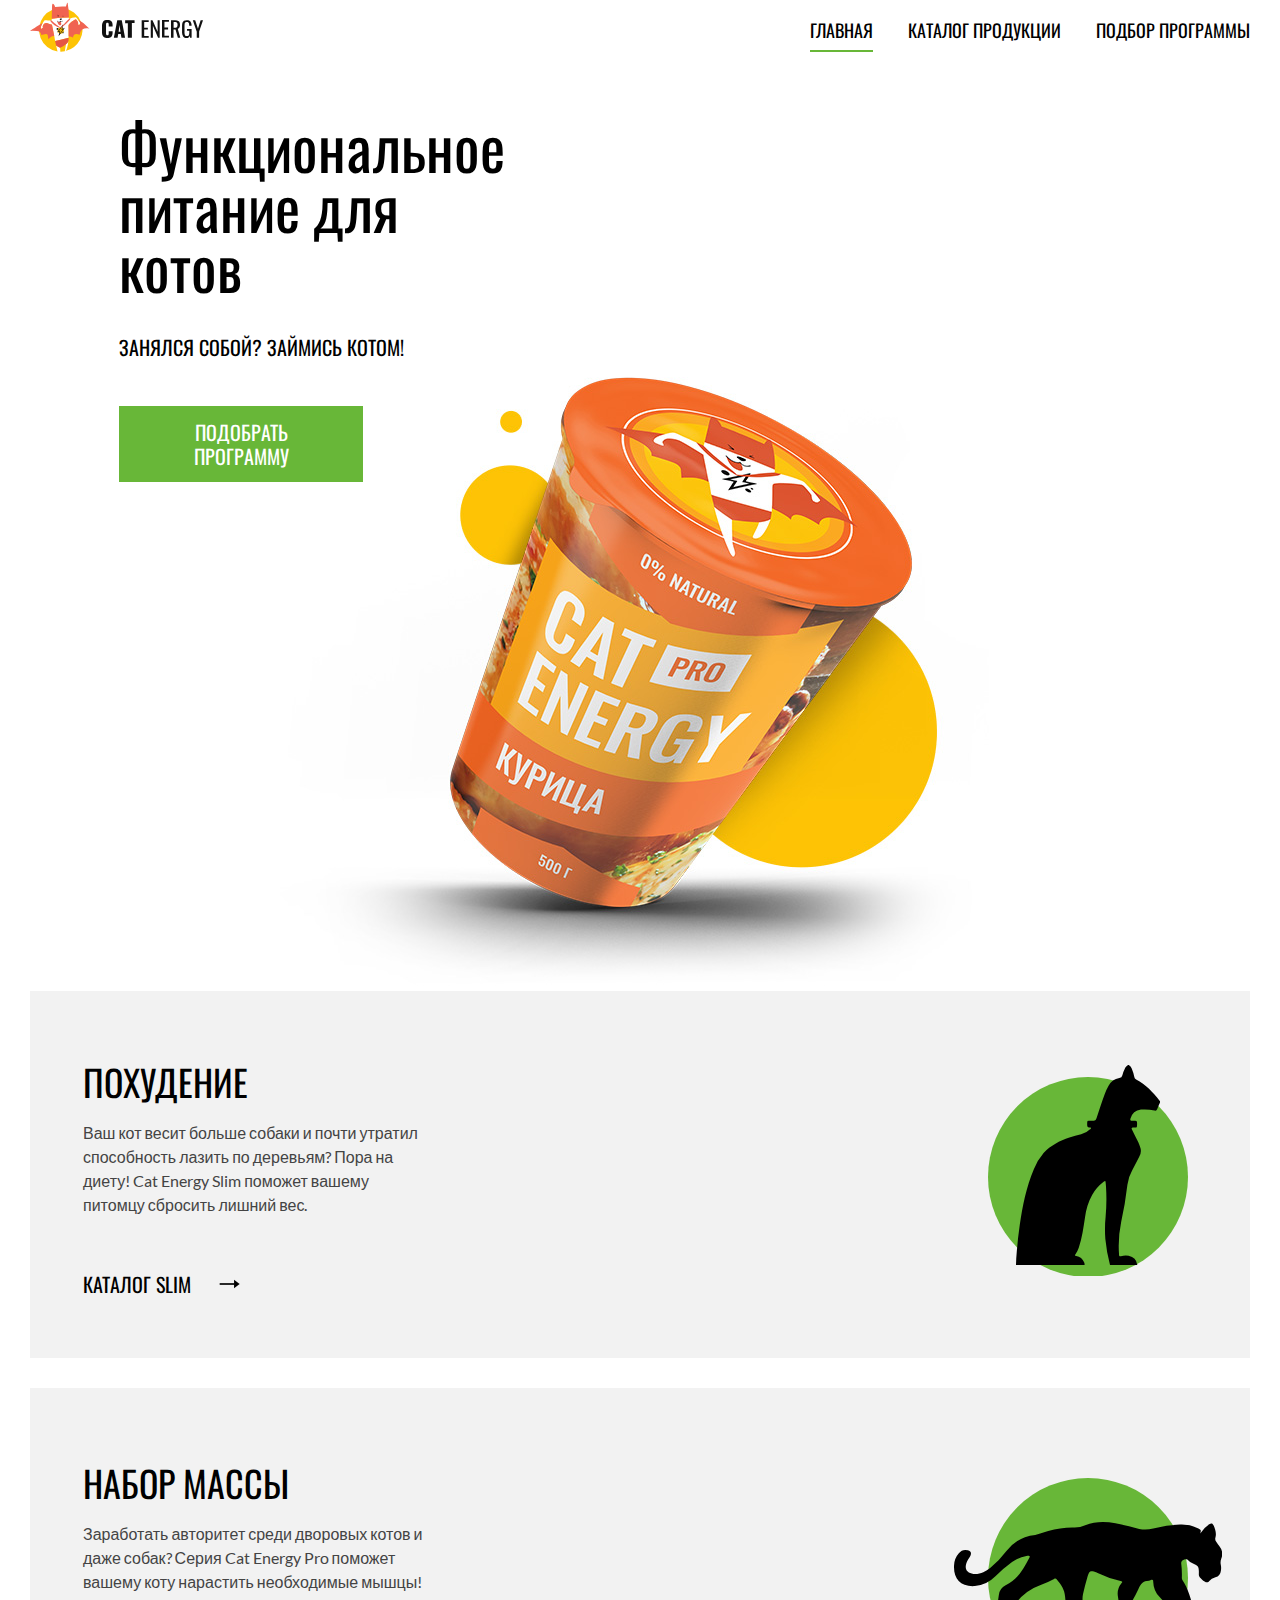
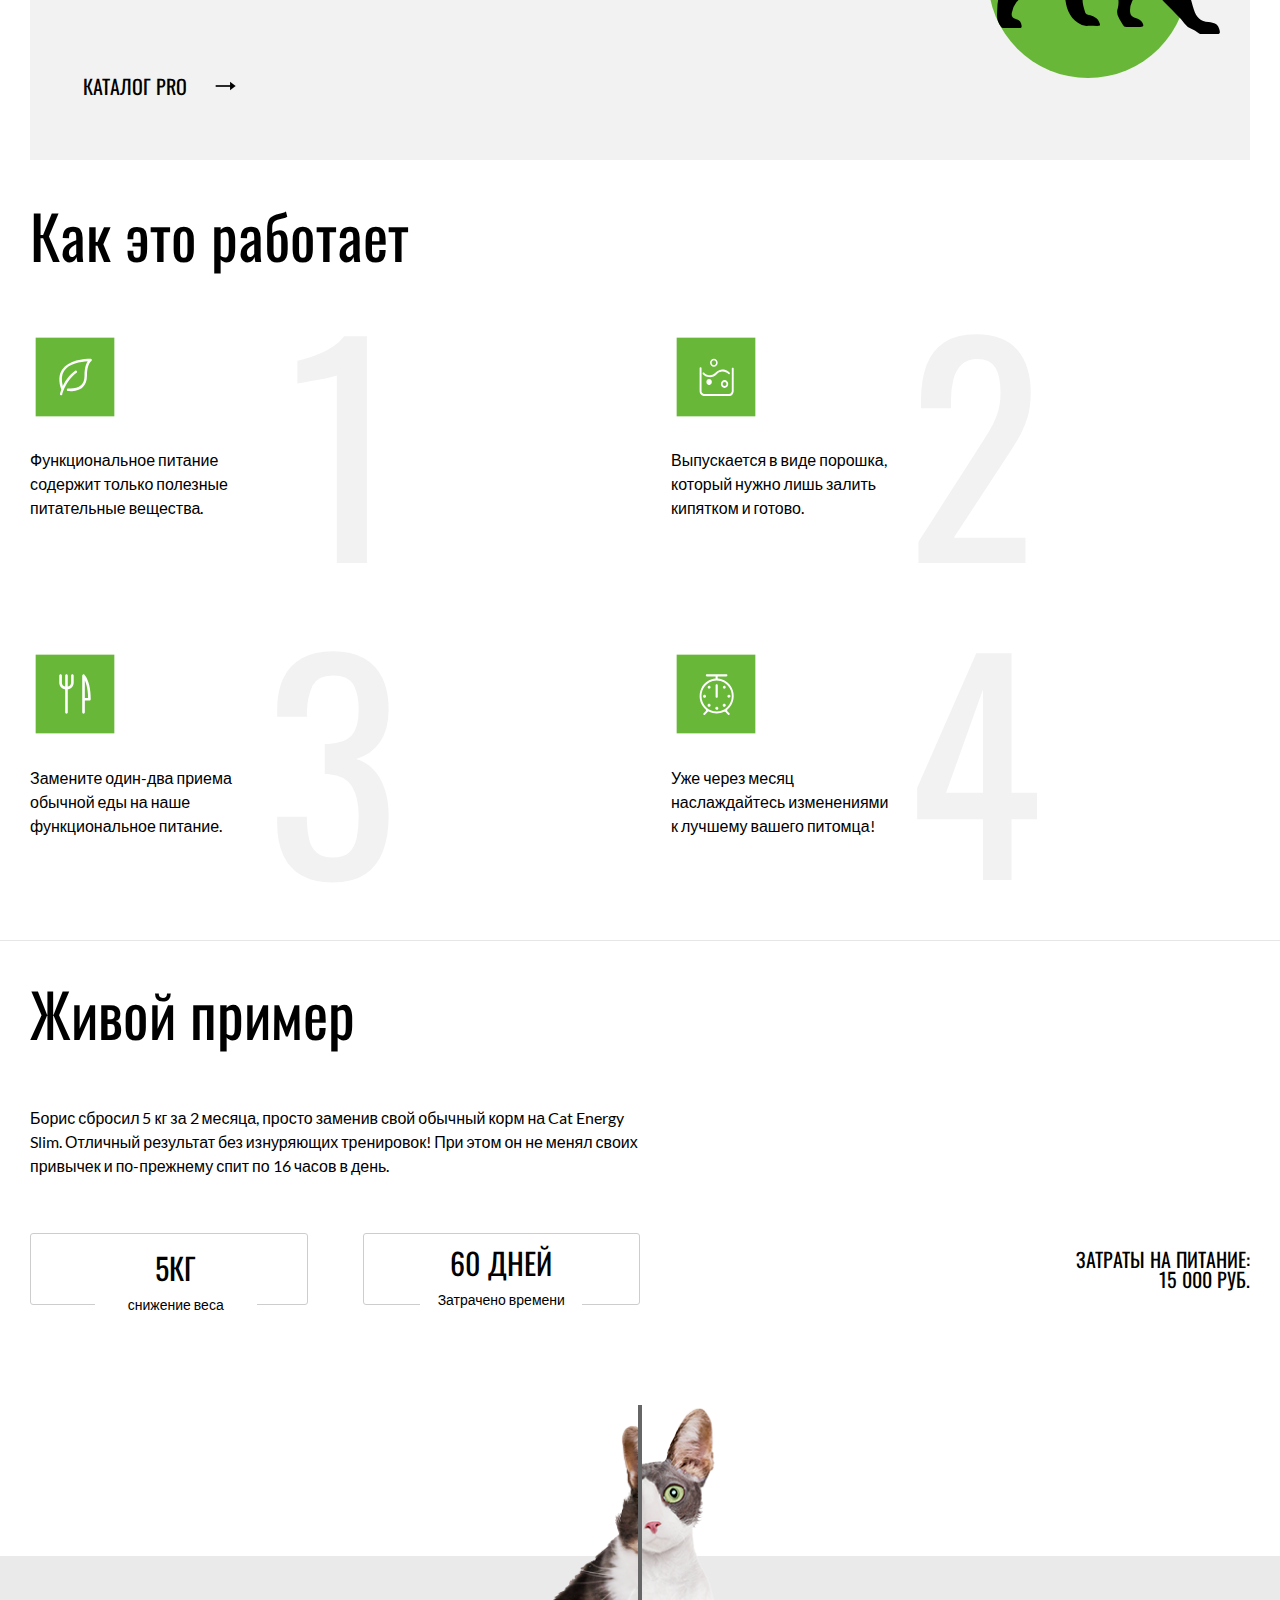
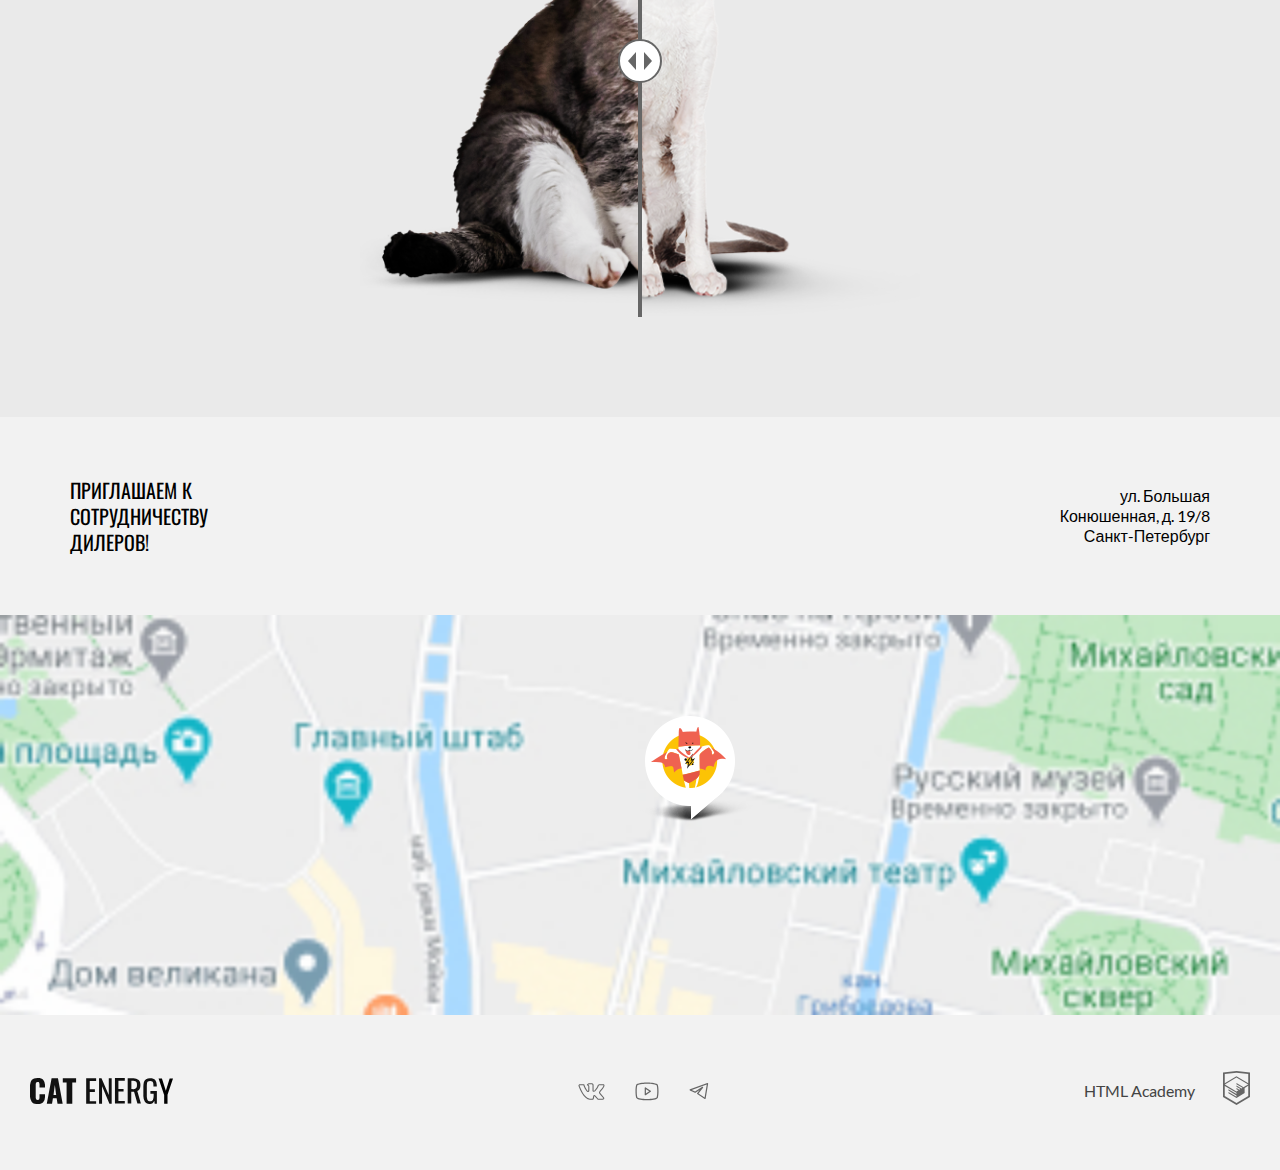
<file: docs/index.html>
<!DOCTYPE html>
<html lang="ru">

<head>
    <meta charset="UTF-8">
    <meta name="viewport" content="width=device-width, initial-scale=1.0">
    <title>Cat energy</title>
    <link rel="preload" href="fonts/Oswald/oswald-regular.ttf?t=1686858992438" as="font" type="font/ttf" crossorigin>
    <link rel="stylesheet" href="css/main.css?t=1686858992438">
    <svg xmlns="http://www.w3.org/2000/svg" display="none">
        <symbol id="logo-title" viewBox="0 0 101 18">
            <g clip-path="url(#clip0_135_3354)">
                <path
                    d="M1.26449 16.5385C0.36955 15.2762 -0.0747041 13.7627 1.02073e-05 12.2308V5.84615C-0.108365 4.29774 0.308071 2.75746 1.18546 1.46154C2.05478 0.461538 3.39829 0 5.37403 0C7.34978 0 8.61425 0.461538 9.40455 1.30769C10.2626 2.37941 10.6846 3.72136 10.59 5.07692V6.61539H6.71754V4.84615C6.74881 4.32289 6.66808 3.799 6.48045 3.30769C6.38016 3.10938 6.2212 2.9448 6.02403 2.83513C5.82686 2.72547 5.60049 2.67572 5.37403 2.69231C4.82082 2.69231 4.42568 2.84615 4.26762 3.23077C4.08883 3.77733 4.00862 4.34988 4.03053 4.92308V13.1538C3.98879 13.71 4.0978 14.267 4.34665 14.7692C4.5047 15.1538 4.89985 15.3077 5.45306 15.3077C6.00627 15.3077 6.32239 15.1538 6.48045 14.7692C6.66013 14.2494 6.74049 13.7019 6.71754 13.1538V11.3077H10.59V12.8462C10.6704 14.2238 10.2508 15.5852 9.40455 16.6923C8.61425 17.6154 7.27075 18.0769 5.37403 18.0769C3.47732 18 2.05478 17.5385 1.26449 16.5385Z"
                    fill="currentColor" />
                <path
                    d="M15.2527 0.23077H19.7574L23.0767 17.7692H19.4413L18.8091 14.0769H16.2011L15.5689 17.7692H11.8545L15.2527 0.23077ZM18.493 11.7692L17.5446 4.92308L16.5963 11.7692H18.493Z"
                    fill="currentColor" />
                <path d="M25.8427 3.15385H23.1557V0.23077H32.5602V3.07692H29.8732V17.7692H25.8427V3.15385Z"
                    fill="currentColor" />
                <path
                    d="M39.752 0.23077H46.7066V2.07692H42.2019V7.84615H45.8372V9.61539H42.2019V16.0769H46.7066V17.8462H39.6729V0.23077H39.752Z"
                    fill="currentColor" />
                <path
                    d="M48.7613 0.23077H50.5L55.6369 11.8462V0.23077H57.6917V17.7692H56.1111L50.8951 5.76923V17.7692H48.7613V0.23077Z"
                    fill="currentColor" />
                <path d="M60 0H66.9546V1.84615H62.4499V7.61538H66.0853V9.38461H62.4499V15.8462H66.9546V17.6154H60V0Z"
                    fill="currentColor" />
                <path
                    d="M69.072 0.23077H72.7074C74.1375 0.134618 75.5587 0.514353 76.7379 1.30769C77.6072 2 78.0024 3.23077 78.0024 4.84616C78.0024 7.07692 77.2911 8.46154 75.7895 8.92308L78.3185 17.6923H75.8686L73.4977 9.46154H71.5219V17.6923H68.993V0.23077H69.072ZM72.5493 7.76923C73.364 7.83458 74.1761 7.61652 74.8412 7.15385C75.3154 6.76923 75.5524 6 75.5524 4.84616C75.5743 4.27296 75.4941 3.7004 75.3154 3.15385C75.1375 2.76166 74.832 2.4373 74.446 2.23077C73.9017 1.98934 73.3042 1.8836 72.7074 1.92308H71.601V7.69231H72.5493V7.76923Z"
                    fill="currentColor" />
                <path
                    d="M81.1635 16.4615C80.342 15.1166 79.9564 13.5617 80.0571 12V6.15384C80.0376 5.03911 80.1705 3.9268 80.4522 2.84615C80.7167 2.03863 81.2437 1.33668 81.9538 0.846152C82.8362 0.337748 83.8542 0.0967294 84.8779 0.153844C86.5375 0.153844 87.723 0.53846 88.4343 1.38461C89.2524 2.50191 89.6438 3.86237 89.5407 5.23077V5.84615H87.1698V5.30769C87.1734 4.66346 87.1205 4.0201 87.0117 3.38461C86.9451 2.98303 86.7178 2.62348 86.3795 2.38461C85.9353 2.10082 85.4081 1.96579 84.8779 2C84.3113 1.96466 83.7504 2.12843 83.2973 2.46154C83.1114 2.61401 82.9595 2.80181 82.8508 3.01344C82.742 3.22507 82.6789 3.45608 82.6651 3.69231C82.5609 4.37999 82.5081 5.07411 82.507 5.76923V12.3077C82.4488 13.3038 82.6105 14.3006 82.9812 15.2308C83.2973 15.8462 83.9296 16.0769 84.8779 16.0769C85.2524 16.1223 85.6322 16.0589 85.9697 15.8947C86.3072 15.7304 86.5873 15.4727 86.7746 15.1538C87.1922 14.1811 87.3812 13.1299 87.3278 12.0769V10.8462H85.036V9.07692H89.6197V17.7692H88.0391L87.802 15.7692C87.5948 16.4395 87.1634 17.0231 86.5763 17.4273C85.9892 17.8315 85.2801 18.0331 84.5618 18C83.9088 18.0374 83.2565 17.9164 82.6633 17.6479C82.0702 17.3794 81.5549 16.9717 81.1635 16.4615Z"
                    fill="currentColor" />
                <path
                    d="M94.6776 11.6154L90.8052 0.30769H93.1761L95.9421 8.76923L98.6291 0.30769H101L97.1275 11.6154V17.7692H94.7566V11.6154H94.6776Z"
                    fill="currentColor" />
            </g>
            <defs>
                <clipPath id="clip0_135_3354">
                    <rect width="101" height="18" fill="white" />
                </clipPath>
            </defs>
        </symbol>
        <symbol id="sheet" viewBox="0 0 61 60">
            <rect x="0.5" width="60" height="60" fill="#68B738" />
            <g clip-path="url(#clip0_95_18)">
                <path
                    d="M43.3438 16.767C43.2434 16.317 42.8647 16 42.4325 16C42.4306 16 42.4288 16 42.4269 16C37.4891 16.033 25.4816 16.916 20.6337 24.38C18.1156 28.258 17.8991 33.293 19.9897 39.345C20.0056 39.392 20.0384 39.424 20.06 39.467C19.3128 41.44 19.0231 42.753 19.0156 42.79C18.9069 43.33 19.2303 43.862 19.7366 43.978C19.8022 43.993 19.8678 44 19.9334 44C20.3656 44 20.7547 43.679 20.8494 43.21C20.8691 43.108 23.2578 32.837 31.7028 26.832C32.1341 26.526 32.2503 25.905 31.9625 25.445C31.6747 24.985 31.0934 24.86 30.6622 25.168C25.8734 28.573 22.9241 33.176 21.1897 36.824C19.9484 32.246 20.2737 28.447 22.1759 25.519C25.9194 19.755 34.7984 18.365 40.1581 18.071C39.005 19.872 37.745 23.174 37.745 29C37.745 32.12 36.9153 34.522 35.2803 36.14C32.6591 38.731 28.4009 38.974 25.2866 38.724C24.7691 38.679 24.32 39.095 24.2806 39.646C24.2412 40.196 24.6284 40.676 25.1441 40.718C25.7675 40.769 26.4331 40.8 27.125 40.8C30.2956 40.8 33.9941 40.137 36.5544 37.606C38.5888 35.595 39.62 32.7 39.62 29.001C39.62 19.902 42.8356 17.905 42.8516 17.896C43.2416 17.687 43.4459 17.219 43.3438 16.767Z"
                    fill="white" />
            </g>
            <defs>
                <clipPath id="clip0_95_18">
                    <rect width="30" height="32" fill="white" transform="translate(15.5 14)" />
                </clipPath>
            </defs>
        </symbol>
        <symbol id="water" viewBox="0 0 61 60">
            <rect x="0.5" width="60" height="60" fill="#68B738" />
            <path
                d="M28.875 16C27.2437 16 25.975 17.3594 25.975 19.0812C25.975 20.8031 27.2437 22.1625 28.875 22.1625C30.5063 22.1625 31.775 20.8031 31.775 19.0812C31.775 17.3594 30.5063 16 28.875 16ZM28.875 17.1781C29.8719 17.1781 30.5969 18.0209 30.5969 19.0812C30.5969 20.0781 29.8084 20.9844 28.875 20.9844C27.8781 20.9844 27.1531 20.1416 27.1531 19.0812C27.1531 18.0844 27.9325 17.1781 28.875 17.1781ZM18 40.7406C18 41.9188 18.4078 42.9156 19.3594 43.7313C20.3563 44.5831 21.5344 44.5106 21.5344 44.5106H40.5656C41.345 44.5106 42.3781 44.13 43.1937 43.0606C44.0366 42.0638 43.9822 40.7044 43.9822 40.7044V23.4856C43.9822 23.0506 43.8734 22.8875 43.2391 22.8875C42.6047 22.8875 42.5503 23.1594 42.5503 23.4766V40.6953C42.5322 40.9944 42.4778 41.7828 41.8072 42.4172C41.0731 43.0425 40.3572 42.9609 40.3572 42.9609C40.3572 42.9609 22.2322 42.9609 21.3259 42.9338C20.9816 42.8703 20.4197 42.7434 19.8759 42.0275C19.3684 41.3025 19.4681 40.3962 19.4681 40.3962V23.1775C19.4681 22.7153 19.2325 22.5431 18.7431 22.5431C18.2538 22.5431 18 22.7153 18 23.1231V40.7406ZM34.3125 24.4281C33.225 24.6637 32.1375 24.8088 30.0531 26.7844C27.9688 28.7781 26.4281 28.6875 24.8875 28.5969C23.3469 28.5063 21.7156 27.0563 21.4438 26.6938C21.1084 26.3403 20.5375 26.5759 20.3562 26.8116C20.2022 27.0472 20.2022 27.455 20.465 27.8084C21.7338 28.9866 22.9119 29.8928 25.1775 30.0741C27.4431 30.2916 29.6181 29.2675 31.0681 27.8084C32.5181 26.3584 33.2431 26.0866 34.3306 25.9053C36.9587 25.4884 38.4994 26.5216 39.4056 27.1741C40.4025 28.2616 40.6744 27.9534 40.9462 27.6453C41.49 26.9294 40.7197 26.3766 39.8588 25.7422C38.0463 24.5641 36.3244 24.1109 34.3306 24.4734L34.3125 24.4281ZM25.25 31.5875C24.0719 31.5875 23.1656 32.5844 23.1656 33.8531C23.1656 35.1219 24.0719 36.1188 25.25 36.1188C26.4281 36.1188 27.3344 35.1219 27.3344 33.8531C27.3344 32.5844 26.4281 31.5875 25.25 31.5875ZM37.0312 32.3669C35.4906 32.3669 34.2219 33.7262 34.2219 35.3575C34.2219 36.9888 35.4906 38.3481 37.0312 38.3481C38.5719 38.3481 39.8406 36.9888 39.8406 35.3575C39.8406 33.7262 38.5719 32.3669 37.0312 32.3669ZM37.0312 33.8169C37.8288 33.8169 38.4813 34.5147 38.4813 35.3575C38.4813 36.2184 37.8288 36.8981 37.0312 36.8981C36.2337 36.8981 35.5812 36.2003 35.5812 35.3575C35.5812 34.4966 36.2337 33.8169 37.0312 33.8169Z"
                fill="white" />
        </symbol>
        <symbol id="eat" viewBox="0 0 61 60">
            <rect x="0.5" width="60" height="60" fill="#68B738" />
            <path fill-rule="evenodd" clip-rule="evenodd"
                d="M36.6173 15.0761C36.991 14.9214 37.4211 15.0069 37.7071 15.2929C38.6156 16.2014 39.8038 18.1706 40.7659 21.2108C41.7373 24.2804 42.5 28.5081 42.5 34C42.5 34.5523 42.0523 35 41.5 35H38V44C38 44.5523 37.5523 45 37 45C36.4477 45 36 44.5523 36 44V16C36 15.5956 36.2436 15.2309 36.6173 15.0761ZM38 33H40.4912C40.4053 28.1836 39.7051 24.4875 38.8591 21.8142C38.5807 20.9346 38.2885 20.1715 38 19.519V33Z"
                fill="white" />
            <path fill-rule="evenodd" clip-rule="evenodd"
                d="M24 15C24.5523 15 25 15.4477 25 16V44C25 44.5523 24.5523 45 24 45C23.4477 45 23 44.5523 23 44V16C23 15.4477 23.4477 15 24 15Z"
                fill="white" />
            <path fill-rule="evenodd" clip-rule="evenodd"
                d="M19.5 15C20.0523 15 20.5 15.4477 20.5 16V21.5C20.5 22.0569 20.692 22.8152 21.2009 23.4166C21.68 23.9828 22.5145 24.5 23.9999 24.5C24.5522 24.5 24.9999 24.9477 24.9999 25.5C24.9999 26.0523 24.5522 26.5 23.9999 26.5C21.9855 26.5 20.57 25.7672 19.6741 24.7084C18.808 23.6848 18.5 22.4431 18.5 21.5V16C18.5 15.4477 18.9477 15 19.5 15Z"
                fill="white" />
            <path fill-rule="evenodd" clip-rule="evenodd"
                d="M28.5 15C27.9477 15 27.5 15.4477 27.5 16V21.5C27.5 22.0569 27.308 22.8152 26.7991 23.4166C26.32 23.9828 25.4854 24.5 23.9999 24.5C23.4476 24.5 23.0001 24.9477 23.0001 25.5C23.0001 26.0523 23.4476 26.5 23.9999 26.5C26.0144 26.5 27.43 25.7672 28.3259 24.7084C29.192 23.6848 29.5 22.4431 29.5 21.5V16C29.5 15.4477 29.0523 15 28.5 15Z"
                fill="white" />
        </symbol>
        <symbol id="clock" viewBox="0 0 61 60">
            <rect x="0.5" width="60" height="60" fill="#68B738" />
            <path
                d="M23.538 15C22.475 15 22.475 16.5831 23.538 16.5831H30.1815V18.1873C23.3786 18.62 18 24.4142 18 31.4854C18 35.4959 19.7432 39.1159 22.4963 41.5539C22.9746 41.976 23.0384 42.7254 22.6026 43.1897L21.0719 44.7412C20.3279 45.4272 21.4333 46.4931 22.103 45.7438L24.1014 43.7069C24.4521 43.3692 24.973 43.2847 25.4088 43.4958C27.1274 44.3397 29.0169 44.784 30.9341 44.795C32.8513 44.8059 34.7459 44.3833 36.4742 43.5591C36.8993 43.348 37.4308 43.4325 37.771 43.7702L39.7055 45.7438C40.3858 46.377 41.3638 45.4272 40.7472 44.7412L39.3016 43.2636C38.8552 42.8098 38.919 42.0605 39.4079 41.6277C40.8584 40.3585 42.0186 38.7959 42.8106 37.0447C43.6026 35.2936 44.0081 33.3944 43.9999 31.4748C43.9999 24.4036 38.5894 18.5989 31.7759 18.1873V16.5831H38.4194C39.4823 16.5831 39.4823 15 38.4194 15H23.538ZM19.435 31.4748C19.435 24.9419 24.6116 19.6543 30.9999 19.6543C37.3777 19.6543 42.5543 24.9419 42.5543 31.4748C42.5543 38.0183 37.3777 43.3164 30.9999 43.3164C24.6222 43.3164 19.435 38.0183 19.435 31.4748ZM30.1921 23.3799C30.1921 22.2823 31.8503 22.2823 31.8503 23.3799V32.0131C31.8503 32.237 31.7607 32.4517 31.6012 32.6101C31.4418 32.7684 31.2255 32.8574 30.9999 32.8574C30.7875 32.8574 30.5836 32.7743 30.4324 32.6262C30.2812 32.478 30.1949 32.2767 30.1921 32.0658V23.3799ZM25.2175 25.9973C25.5247 25.9973 25.8194 25.8761 26.0367 25.6603C26.254 25.4446 26.3761 25.152 26.3761 24.8469C26.3761 24.5418 26.254 24.2492 26.0367 24.0334C25.8194 23.8177 25.5247 23.6965 25.2175 23.6965C24.9307 23.7239 24.6645 23.8563 24.4707 24.0681C24.277 24.2798 24.1697 24.5556 24.1697 24.8416C24.1697 25.1277 24.277 25.4034 24.4707 25.6152C24.6645 25.8269 24.9307 25.9593 25.2175 25.9867V25.9973ZM36.7718 25.9973C37.0791 25.9973 37.3738 25.8761 37.5911 25.6603C37.8083 25.4446 37.9304 25.152 37.9304 24.8469C37.9304 24.5418 37.8083 24.2492 37.5911 24.0334C37.3738 23.8177 37.0791 23.6965 36.7718 23.6965C36.485 23.7239 36.2188 23.8563 36.0251 24.0681C35.8313 24.2798 35.724 24.5556 35.724 24.8416C35.724 25.1277 35.8313 25.4034 36.0251 25.6152C36.2188 25.8269 36.485 25.9593 36.7718 25.9867V25.9973ZM26.3761 38.5882C26.3761 40.1185 24.0588 40.1185 24.0588 38.5882C24.0588 37.0579 26.3761 37.0579 26.3761 38.5882ZM30.9999 42.0288C31.1607 42.0441 31.3229 42.0259 31.4762 41.9754C31.6294 41.9248 31.7703 41.843 31.8899 41.7352C32.0094 41.6273 32.1049 41.4959 32.1703 41.3493C32.2356 41.2026 32.2694 41.044 32.2694 40.8837C32.2694 40.7233 32.2356 40.5648 32.1703 40.4181C32.1049 40.2715 32.0094 40.14 31.8899 40.0322C31.7703 39.9244 31.6294 39.8426 31.4762 39.792C31.3229 39.7414 31.1607 39.7232 30.9999 39.7386C30.7132 39.7659 30.4469 39.8984 30.2532 40.1101C30.0595 40.3219 29.9522 40.5976 29.9522 40.8837C29.9522 41.1697 30.0595 41.4455 30.2532 41.6572C30.4469 41.869 30.7132 42.0014 30.9999 42.0288ZM22.9109 31.6437C22.9263 31.8033 22.908 31.9643 22.857 32.1165C22.8061 32.2687 22.7237 32.4086 22.6151 32.5273C22.5065 32.646 22.3741 32.7408 22.2264 32.8057C22.0788 32.8706 21.919 32.9041 21.7575 32.9041C21.596 32.9041 21.4363 32.8706 21.2886 32.8057C21.141 32.7408 21.0086 32.646 20.9 32.5273C20.7914 32.4086 20.709 32.2687 20.658 32.1165C20.6071 31.9643 20.5888 31.8033 20.6042 31.6437C20.6318 31.3589 20.7652 31.0946 20.9785 30.9023C21.1917 30.7099 21.4695 30.6033 21.7575 30.6033C22.0456 30.6033 22.3234 30.7099 22.5366 30.9023C22.7499 31.0946 22.8833 31.3589 22.9109 31.6437ZM40.237 32.794C40.3978 32.8094 40.56 32.7912 40.7132 32.7406C40.8665 32.6901 41.0074 32.6082 41.127 32.5004C41.2465 32.3926 41.342 32.2611 41.4074 32.1145C41.4727 31.9679 41.5065 31.8093 41.5065 31.6489C41.5065 31.4886 41.4727 31.33 41.4074 31.1834C41.342 31.0367 41.2465 30.9053 41.127 30.7975C41.0074 30.6896 40.8665 30.6078 40.7132 30.5573C40.56 30.5067 40.3978 30.4885 40.237 30.5038C39.9502 30.5312 39.684 30.6637 39.4903 30.8754C39.2966 31.0871 39.1892 31.3629 39.1892 31.6489C39.1892 31.935 39.2966 32.2108 39.4903 32.4225C39.684 32.6342 39.9502 32.7667 40.237 32.794ZM37.9304 38.5987C37.9304 40.1185 35.6132 40.1185 35.6132 38.5882C35.6132 37.0579 37.9304 37.0579 37.9304 38.5882V38.5987Z"
                fill="white" />
        </symbol>
        <symbol id="arrow" viewBox="0 0 32 12">
            <line y1="6" x2="18" y2="6" stroke="currentColor" stroke-width="2" />
            <path d="M24 6L17.25 11.1962L17.25 0.803848L24 6Z" fill="currentColor" />
            <symbol id="vk" viewBox="0 0 28 17">
                <path
                    d="M0.5 2.33876C0.5 1.48373 1.0151 1.02268 2.04531 0.955621L6.01515 0.980769C6.28158 0.980769 6.45921 1.10651 6.54802 1.35799C6.95655 2.61538 7.41392 3.70094 7.92014 4.61465C8.42637 5.52835 9.08801 6.58038 9.90507 7.77071C9.97611 7.9216 10.0916 7.99704 10.2514 7.99704C10.3758 7.99704 10.4735 7.93836 10.5445 7.82101L10.6244 7.54438L10.6511 3.19379C10.6511 2.89201 10.5756 2.69083 10.4246 2.59024C10.2736 2.48965 9.99388 2.4142 9.58535 2.36391C9.26563 2.31361 9.10577 2.12919 9.10577 1.81065C9.10577 1.74359 9.11465 1.69329 9.13241 1.65976C9.50542 0.57002 10.5711 0.0251479 12.3296 0.0251479L13.8216 0C14.4966 0 15.0561 0.15927 15.5001 0.477811C15.9442 0.796351 16.1662 1.29931 16.1662 1.98669V7.69527C16.2906 7.77909 16.406 7.82101 16.5126 7.82101C16.779 7.82101 17.0099 7.67012 17.2053 7.36834C19.1592 4.78649 20.216 3.05966 20.3759 2.18787C20.3759 2.1711 20.3936 2.12919 20.4291 2.06213C20.5535 1.81065 20.7577 1.5927 21.0419 1.40828C21.3261 1.22387 21.5748 1.09813 21.788 1.03107C21.859 0.997535 21.9389 0.980769 22.0277 0.980769H26.1574L26.4239 1.00592C26.7791 1.00592 27.0544 1.16519 27.2498 1.48373C27.3209 1.58432 27.3697 1.69329 27.3964 1.81065C27.423 1.92801 27.4408 2.04536 27.4496 2.16272C27.4585 2.28008 27.463 2.34714 27.463 2.36391V2.53994C27.3386 3.22732 27.0233 3.9608 26.5171 4.74038C26.0109 5.51997 25.367 6.36243 24.5855 7.26775C23.804 8.17308 23.3155 8.76825 23.1201 9.05326C22.9603 9.25444 22.8803 9.43886 22.8803 9.60651C22.8803 9.74063 22.9514 9.89152 23.0935 10.0592L26.9834 14.6864C27.1965 14.9546 27.3031 15.248 27.3031 15.5666C27.3031 15.9522 27.1432 16.2707 26.8235 16.5222C26.5038 16.7737 26.1219 16.9162 25.6779 16.9497L25.2249 16.9749H21.1752C21.1574 16.9749 21.1219 16.979 21.0686 16.9874C21.0153 16.9958 20.9798 17 20.962 17C20.5712 17 20.2071 16.8407 19.8696 16.5222C19.7453 16.3881 18.9105 15.3989 17.3652 13.5547C17.2764 13.4374 17.152 13.3284 16.9922 13.2278C16.9211 13.4961 16.8279 13.8817 16.7124 14.3846C16.597 14.8876 16.5126 15.248 16.4593 15.466L16.3794 15.8935C16.2018 16.4803 15.8287 16.8323 15.2604 16.9497L14.8874 16.9749H12.2763C10.8021 16.9749 9.33224 16.3378 7.86686 15.0636C6.40148 13.7894 5.08264 12.1423 3.91034 10.122C2.73803 8.10182 1.64566 5.75049 0.633216 3.06805C0.544405 2.8501 0.5 2.607 0.5 2.33876ZM16.5126 8.85207C16.1396 8.85207 15.8021 8.75567 15.5001 8.56287C15.1982 8.37007 15.0472 8.10602 15.0472 7.77071V1.98669C15.0472 1.65138 14.9584 1.41248 14.7808 1.26997C14.6032 1.12747 14.2923 1.05621 13.8483 1.05621L12.3296 1.10651C11.5658 1.10651 10.9886 1.23225 10.5978 1.48373C11.3793 1.8358 11.7701 2.40582 11.7701 3.19379V7.61982C11.7346 8.03895 11.5569 8.38683 11.2372 8.66346C10.9175 8.94009 10.5623 9.0784 10.1715 9.0784C9.63863 9.0784 9.2301 8.83531 8.94591 8.34911C7.56046 6.37081 6.53025 4.4931 5.85529 2.71598L5.6155 2.06213L2.07195 2.03698C1.84104 2.03698 1.71227 2.04956 1.68562 2.0747C1.65898 2.09985 1.64566 2.1711 1.64566 2.28846C1.64566 2.43935 1.66342 2.59862 1.69895 2.76627L2.25845 4.17456C3.75048 7.81262 5.37127 10.6795 7.12085 12.7751C8.87042 14.8708 10.5889 15.9186 12.2763 15.9186H14.9406C15.0472 15.9186 15.1271 15.8893 15.1804 15.8306C15.2337 15.7719 15.2781 15.6588 15.3136 15.4911L15.3669 15.2396L15.8732 13.0266C16.0152 12.7249 16.1396 12.5237 16.2462 12.4231C16.4415 12.2387 16.6725 12.1465 16.9389 12.1465C17.3652 12.1465 17.8003 12.3895 18.2444 12.8757L20.5091 15.5917C20.6512 15.8097 20.8022 15.9186 20.962 15.9186H25.3581C25.891 15.9186 26.1574 15.7929 26.1574 15.5414C26.1574 15.4576 26.1308 15.3738 26.0775 15.2899L22.2142 10.7382C21.9123 10.3861 21.7613 10.0089 21.7613 9.60651C21.7613 9.20414 21.9034 8.81854 22.1876 8.4497C22.4185 8.1144 22.867 7.55695 23.5331 6.77737C24.1992 5.99778 24.7809 5.26849 25.2782 4.5895C25.7756 3.9105 26.1042 3.29438 26.264 2.74112L26.3439 2.4142C26.3262 2.38067 26.3173 2.32618 26.3173 2.25074C26.3173 2.1753 26.3084 2.11243 26.2907 2.06213H22.1077C21.8412 2.16272 21.6281 2.31361 21.4682 2.51479L21.3084 2.9926C20.8643 4.14941 19.7009 5.93491 17.8181 8.34911C17.4451 8.68442 17.0099 8.85207 16.5126 8.85207Z"
                    fill="currentColor" />
            </symbol>
            <symbol id="youtube" viewBox="0 0 25 19">
                <path
                    d="M16.3509 8.79275L11.1145 5.30184C11.0159 5.23691 10.9016 5.19985 10.7837 5.19459C10.6657 5.18934 10.5486 5.21608 10.4446 5.27198C10.3406 5.32789 10.2537 5.41087 10.193 5.51215C10.1324 5.61343 10.1002 5.72924 10.1 5.84729V12.8291C10.1001 12.9481 10.1327 13.0648 10.1942 13.1667C10.2557 13.2686 10.3438 13.3518 10.4491 13.4073C10.5524 13.4631 10.6691 13.4895 10.7864 13.4837C10.9037 13.478 11.0172 13.4402 11.1145 13.3746L16.3509 9.88366C16.4409 9.82395 16.5148 9.7429 16.5658 9.64772C16.6169 9.55255 16.6436 9.44621 16.6436 9.3382C16.6436 9.23019 16.6169 9.12385 16.5658 9.02868C16.5148 8.93351 16.4409 8.85245 16.3509 8.79275ZM11.4091 11.6073V7.06911L14.8127 9.3382L11.4091 11.6073ZM23.8891 3.04366C23.7942 2.67547 23.6131 2.33511 23.3609 2.05061C23.1086 1.76611 22.7924 1.54561 22.4382 1.40729C18.7182 -0.0217993 12.7509 1.91553e-05 12.5 1.91553e-05C12.2491 1.91553e-05 6.28182 -0.0217993 2.56182 1.40729C2.20764 1.54561 1.8914 1.76611 1.63914 2.05061C1.38689 2.33511 1.20584 2.67547 1.11091 3.04366C0.827273 4.11275 0.5 6.07638 0.5 9.3382C0.5 12.6 0.827273 14.5637 1.11091 15.6327C1.20584 16.0009 1.38689 16.3413 1.63914 16.6258C1.8914 16.9103 2.20764 17.1308 2.56182 17.2691C6.28182 18.6982 12.2491 18.6764 12.5 18.6764H12.5764C13.3291 18.6764 18.8927 18.6327 22.4382 17.2691C22.7924 17.1308 23.1086 16.9103 23.3609 16.6258C23.6131 16.3413 23.7942 16.0009 23.8891 15.6327C24.1727 14.5637 24.5 12.6 24.5 9.3382C24.5 6.07638 24.1727 4.11275 23.8891 3.04366ZM22.6236 15.3055C22.5807 15.472 22.499 15.6259 22.3853 15.7548C22.2715 15.8838 22.1289 15.984 21.9691 16.0473C18.4782 17.3891 12.5655 17.3673 12.5 17.3673C12.4345 17.3673 6.52182 17.3891 3.03091 16.0473C2.87107 15.984 2.72846 15.8838 2.61471 15.7548C2.50096 15.6259 2.41929 15.472 2.37636 15.3055C2.11455 14.3018 1.80909 12.4582 1.80909 9.3382C1.80909 6.2182 2.11455 4.37457 2.37636 3.37093C2.41929 3.20445 2.50096 3.05047 2.61471 2.92156C2.72846 2.79264 2.87107 2.69243 3.03091 2.62911C6.52182 1.28729 12.4345 1.30911 12.5 1.30911C12.5655 1.30911 18.4782 1.28729 21.9691 2.62911C22.1289 2.69243 22.2715 2.79264 22.3853 2.92156C22.499 3.05047 22.5807 3.20445 22.6236 3.37093C22.8855 4.37457 23.1909 6.2182 23.1909 9.3382C23.1909 12.4582 22.8855 14.3018 22.6236 15.3055Z"
                    fill="currentColor" />
            </symbol>
            <symbol id="telegramm" viewBox="0 0 21 18">
                <path fill-rule="evenodd" clip-rule="evenodd"
                    d="M19.9608 0.152905C20.1393 0.302216 20.2255 0.534898 20.1872 0.764481L17.5611 16.5214C17.5244 16.7411 17.3789 16.9273 17.1745 17.0159C16.97 17.1045 16.7346 17.0833 16.5493 16.9597L8.67082 11.7074C8.51771 11.6054 8.41447 11.4437 8.38624 11.2619C8.358 11.08 8.40738 10.8947 8.52233 10.751L11.133 7.48773L6.77303 10.3944C6.577 10.525 6.32597 10.5407 6.11524 10.4353L0.862931 7.80915C0.627693 7.69153 0.485347 7.44488 0.5012 7.18235C0.517052 6.91983 0.688044 6.6921 0.935726 6.60364L19.3188 0.0382579C19.538 -0.0400244 19.7822 0.00359465 19.9608 0.152905ZM2.82626 7.32275L6.36168 9.09046L13.9231 4.0495C14.1925 3.86994 14.5525 3.91349 14.7712 4.1521C14.99 4.3907 15.0022 4.75314 14.8 5.00591L9.99502 11.0121L16.4328 15.3039L18.7083 1.65058L2.82626 7.32275Z"
                    fill="currentColor" />
            </symbol>
            <symbol id="copy" viewBox="0 0 27 34">
                <path
                    d="M13.6426 0.0157537L13.5 0L0 1.40733V26.0129L13.5 34L27 26.0129V1.40733L13.6426 0.0157537ZM25.2344 25.0151L13.5 31.9573L1.76561 25.0151V14.9293L13.4507 21.8451L13.4701 23.0984L5.45351 18.3548L5.44295 19.5801L13.4894 24.3885L13.5088 25.675L5.46408 20.9174L5.45351 22.1427L13.5 26.9511L21.6239 22.1182V20.8929V16.909L25.2432 14.7595L25.2344 25.0151ZM25.2344 13.4519L22.0147 15.3319L20.5325 16.2071L13.4666 12.0201L13.456 13.2454L19.4957 16.818L19.4429 16.8495L19.3126 16.9247L18.4536 17.4166L13.4666 14.4689L13.456 15.6942L17.3921 18.0222L16.4591 18.6314L16.438 18.6436L13.4666 16.902L13.456 18.1273L15.4029 19.2615L13.4155 20.4483L1.7973 13.5762L13.4349 6.61831L25.2344 13.4519ZM25.2344 12.2266L13.4401 5.31075L1.76561 12.2196V2.9897L13.5 1.76442L25.2344 2.9897V12.2266Z"
                    fill="currentColor" />
            </symbol>
            <symbol id="triangle" viewBox="0 0 24 18">
                <path d="M8 0L0 9L8 18V0Z" fill="currentColor" />
                <path d="M24 9L16 0V18L24 9Z" fill="currentColor" />
            </symbol>
    </svg>
</head>

<body class="body">
    <header class="header">
        <div class="header__container">
            <div class="header header__decor">
                <div class="header__wrap header__catalog">
                    <div class="header__wrap-logo">
                        <a href="index.html" class="logo header__logo">
                            <picture>
                                <source srcset="img/logo-desktop.svg" type="image/svg+xml" media="(min-width: 1440px)">
                                <source srcset="img/logo-tablet.svg" type="image/svg+xml" media="(min-width: 768px)">
                                <source srcset="img/logo-mobile.svg" type="image/svg+xml" media="(min-width: 320px)">
                                <img srcset="img/logo-mobile.svg" alt="На главную" width="33" height="38"
                                    class="header__logo-pic">
                            </picture>
                            <svg class="logo__title-icon" width="101" height="18" aria-hidden="true" focusable="false">
                                <use href="#logo-title" />
                            </svg>
                        </a>
                    </div>
                    <button type="button" aria-label="открыть меню" class="header__burger">
                        <span class="header__burger-line"></span>
                    </button>
                    <div class="nav">
                        <ul class="nav__list">
                            <li class="nav__item">
                                <a href="index.html" class="nav__link nav__link--current ">Главная</a>
                            </li>
                            <li class="nav__item">
                                <a href="product.html" class="nav__link">Каталог продукции</a>
                            </li>
                            <li class="nav__item">
                                <a href="form.html" class="nav__link ">Подбор программы</a>
                            </li>
                        </ul>
                    </div>
                </div>
                <div class="header__content">
                    <div class="header__content-wrap">
                        <div class="header__heading">
                            <h1 class="header__title">Функциональное питание для котов</h1>
                            <p class="header__decr">Занялся собой? Займись котом!</p>
                        </div>
                        <div class="promo header__promo">
                            <button class="promo__btn btn btn--brand btn--medium-tablet" type="button">Подобрать
                                программу</button>
                            <picture>
                                <source srcset="img/promo-desktop.png, img/promo-desktop-2x.png" type="image/webp"
                                    media="(min-width: 1440px)">
                                <source srcset="img/promo-tablet.png, img/promo-tablet-2x.png" type="image/webp"
                                    media="(min-width: 768px)">
                                <source srcset="img/promo-mobile.png, img/promo-mobile-2x.png" type="image/webp"
                                    media="(min-width: 320px)">
                                <img src="img/promo-mobile.png" class="promo__pic" alt="Картинка банки с кошачей едой"
                                    width="280" height="270">
                            </picture>
                        </div>
                    </div>
                </div>
            </div>
        </div>
    </header>
    <main class="main">
        <section class="catalog">
            <div class="container">
                <ul class="catalog__list">
                    <li class="catalog__item">
                        <h2 class="catalog__caption">Похудение</h2>
                        <p class="catalog__descr">Ваш кот весит больше собаки и почти утратил способность лазить по
                            деревьям? Пора на диету! Cat Energy Slim поможет вашему питомцу сбросить лишний вес.</p>
                        <a href="#" class="catalog__link">Каталог Slim
                            <svg class="catalog__link-pic" width="32" height="10" aria-label="Картинка стрелки"
                                role="img">
                                <use href="#arrow" />
                            </svg>
                        </a>
                    </li>
                    <li class="catalog__item catalog__item-back">
                        <h2 class="catalog__caption catalog__caption-back">Набор массы</h2>
                        <p class="catalog__descr catalog__descr-back">Заработать авторитет среди дворовых котов и даже
                            собак? Серия Cat
                            Energy Pro поможет вашему коту нарастить необходимые мышцы!</p>
                        <a href="#" class="catalog__link catalog__link--back">Каталог Pro
                            <svg class="catalog__link-pic" width="32" height="10" aria-label="Картинка стрелки"
                                role="img">
                                <use href="#arrow" />
                            </svg>
                        </a>
                    </li>
                </ul>
            </div>
        </section>
        <section class="advantage">
            <div class="container">
                <h2 class="advantage__title">Как это работает</h2>
                <ol class="advantage__list">
                    <li class="advantage__item">
                        <svg class="advantage__icon" width="60" height="60" aria-label="Иконка листа" role="img">
                            <use href="#sheet" />
                        </svg>
                        <p class="advantage__descr">Функциональное питание содержит только полезные питательные
                            вещества.
                        </p>
                    </li>
                    <li class="advantage__item">
                        <svg class="advantage__icon" width="60" height="60" aria-label="Иконка воды" role="img">
                            <use href="#water" />
                        </svg>
                        <p class="advantage__descr">Выпускается в виде порошка,
                            который нужно лишь залить
                            кипятком и готово.</p>
                    </li>
                    <li class="advantage__item" width="60" height="60" aria-label="Иконка вилки и ножа" role="img">
                        <svg class="advantage__icon">
                            <use href="#eat" />
                        </svg>
                        <p class="advantage__descr">Замените один-два приема
                            обычной еды на наше
                            функциональное питание.</p>
                    </li>
                    <li class="advantage__item">
                        <svg class="advantage__icon" width="60" height="60" aria-label="Иконка часов" role="img">
                            <use href="#clock" />
                        </svg>
                        <p class="advantage__descr">Уже через месяц наслаждайтесь изменениями к лучшему вашего питомца!
                        </p>
                    </li>
                </ol>
            </div>
        </section>
        <section class="benefits">
            <div class="container benefits__container">
                <div class="benefits__heading">
                    <h2 class="benefits__title">Живой пример</h2>
                    <p class="benefits__descr">Борис сбросил 5 кг за 2 месяца, просто заменив свой обычный корм на Cat
                        Energy
                        Slim. Отличный результат без изнуряющих тренировок! При этом он не менял своих привычек и
                        по-прежнему
                        спит по 16 часов в день. </p>
                    <div class="benefits__wrap">
                        <ul class="benefits__list">
                            <li class="benefits__item">
                                <h3 class="benefits__item-title">5кг</h3>
                                <p class="benefits__item-descr">снижение веса</p>
                            </li>
                            <li class="benefits__item benefits__item-time">
                                <div class="benefits__heading">
                                    <h3 class="benefits__item-title">60 дней</h3>
                                    <p class="benefits__item-descr">Затрачено времени</p>
                                </div>
                            </li>
                        </ul>
                        <h3 class="benefits__subtitle">Затраты на питание: <span class="benefits__coin">15 000
                                РУБ.</span></h3>
                    </div>
                </div>
                <div class="slider benefits__slider">
                    <div class="slider__wrap" style="--cat-width: 50%">
                        <ul class="slider__list">
                            <li class="slider__item">
                                <img src="img/cat-fat-2x.png" alt="картинка полного кота" class="slider__pic"
                                    width="280" height="256">
                            </li>
                            <li class="slider__item">
                                <img src="img/cat-slim-2x.png" alt="картинка худого кота" class="slider__pic"
                                    width="280" height="256">
                            </li>
                        </ul>
                        <div class="slider__range">
                            <div class="slider__range-round">
                                <svg class="slider__range-pic" aria-label="Иконка стрелок" width="24" height="18"
                                    role="img">
                                    <use href="#triangle" />
                                </svg>
                            </div>
                        </div>
                    </div>
                </div>
            </div>
        </section>
        <section class="map">
    <div class="container map__container">
        <div class="map__heading map__products">
            <h3 class="map__title">Приглашаем к сотрудничеству дилеров!</h3>
            <p class="map__descr">ул. Большая Конюшенная, д. 19/8 Санкт-Петербург</p>
        </div>
    </div>
    <img src="img/map-mobile.jpg" alt="Картинка карты" width="320" height="362" class="map__pic">
    <button class="map__btn-pin" type="submit"></button>
</section>
    </main>
    
    <footer class="footer">
        <div class="container">
            <div class="footer__wrap">
                <a href="#" class="footer__logo logo logo--title ">
                    <img src="img/logo-title.svg" alt="Логотип" class="logo__pic footer__logo-pic ">
                </a>
                <div class="social footer__social">
                    <svg class="social__icon" width="27" height="17" aria-label="Иконка вконтакте" role="img">
                        <use href="#vk" />
                    </svg>
                    <svg class="social__icon" width="24" height="19" aria-label="Иконка ютуба" role="img">
                        <use href="#youtube" />
                    </svg>
                    <svg class="social__icon" width="20" height="17" aria-label="Иконка телеграмма" role="img">
                        <use href="#telegramm" />
                    </svg>
                </div>
                <div class="copy footer__copy">
                    <div class="copy__wrap">
                        <h3 class="copy__title">HTML Academy</h3>
                        <a href="#" class="copy__link">
                            <svg class="copy__icon" width="27" height="34" aria-label="Иконка разработчика" role="img">
                                <use href="#copy" />
                            </svg>
                        </a>
                    </div>
                </div>
            </div>
        </div>
    </footer>

</body>
<script>
    const nav = document.querySelector(".nav");
    const header__burger = document.querySelector(".header__burger");
    header__burger.addEventListener("click", function () {
        nav.classList.toggle("_active");
        header__burger.classList.toggle("_active");
    })
</script>

</html>
</file>
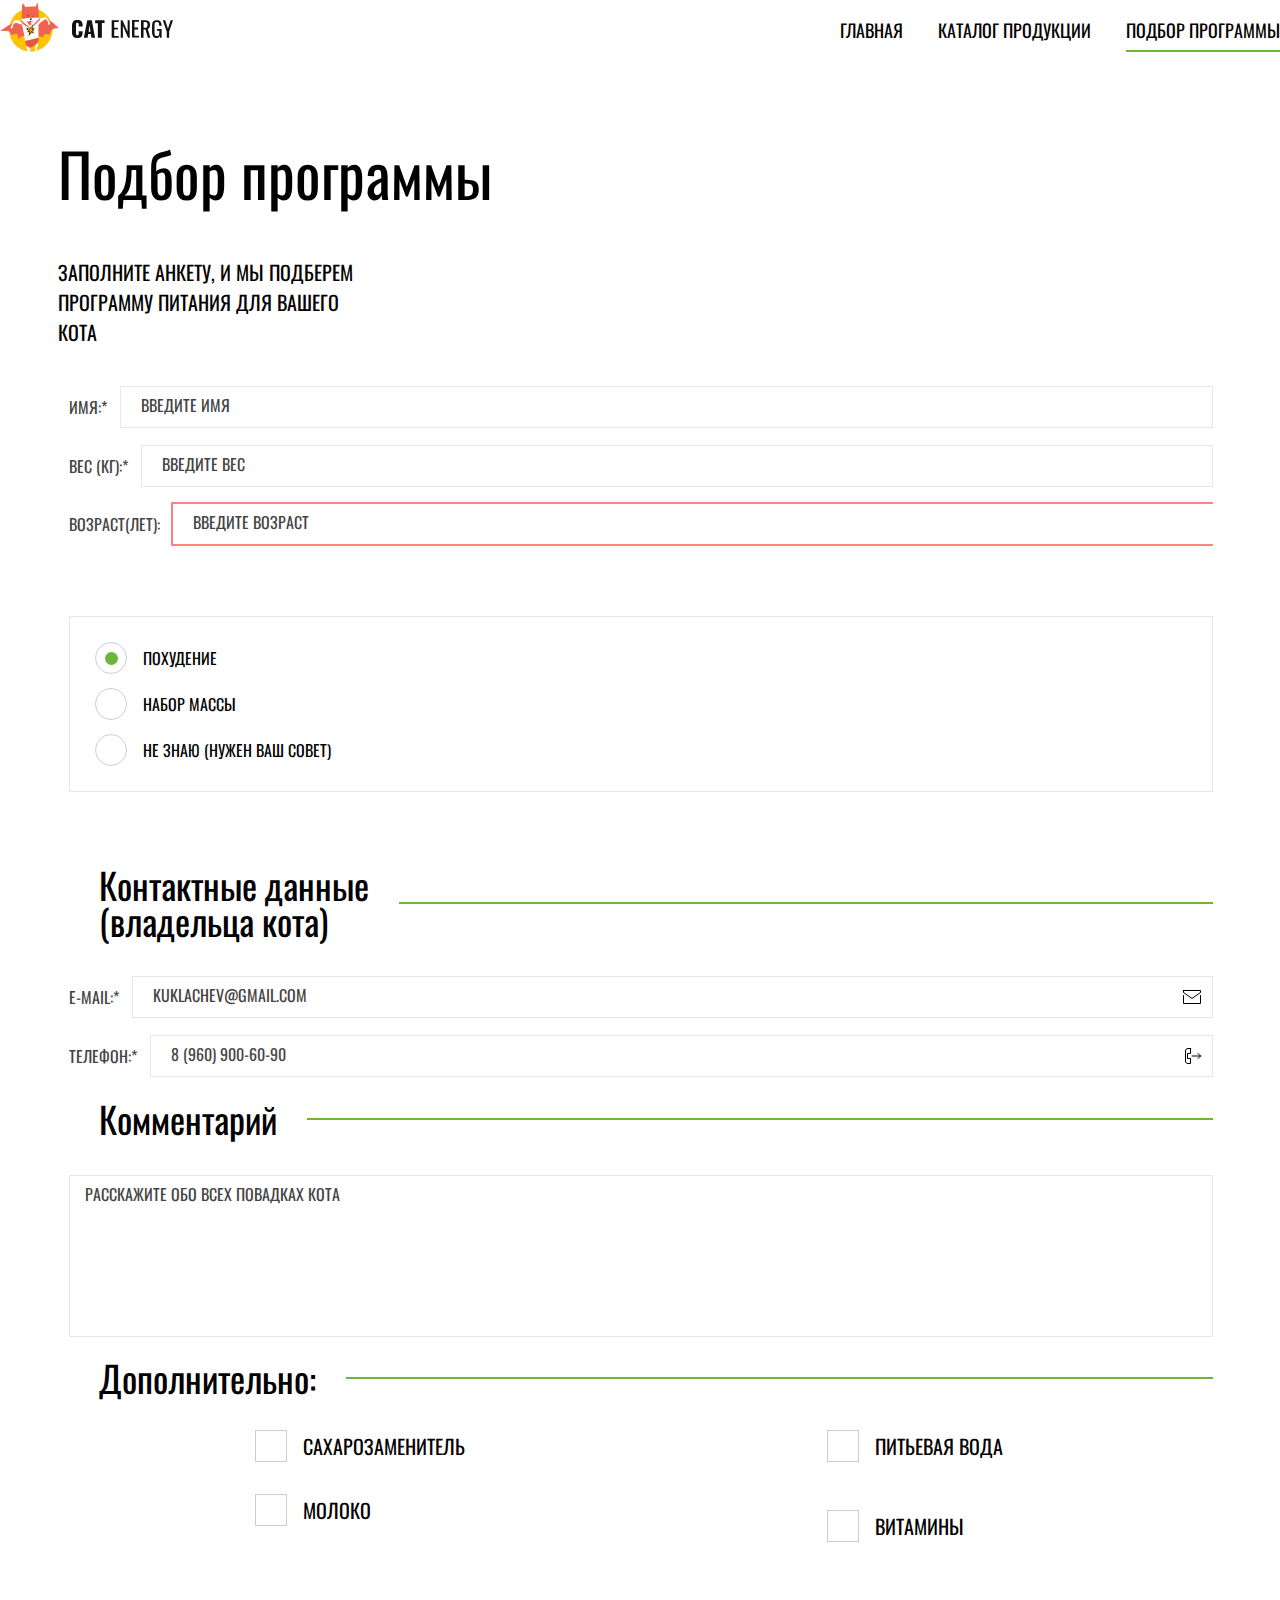
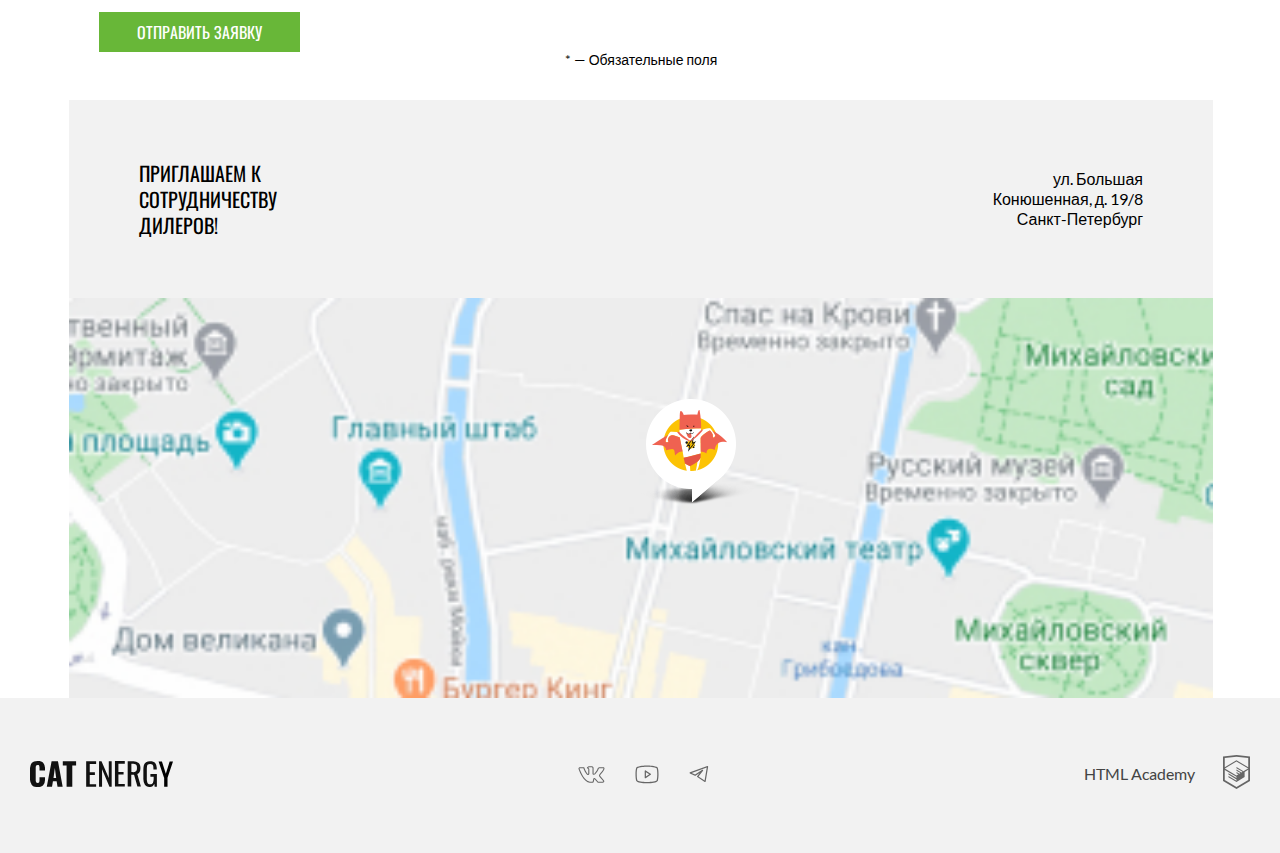
<file: docs/form.html>
<!DOCTYPE html>
<html lang="ru">

<head>
    <meta charset="UTF-8">
    <meta name="viewport" content="width=device-width, initial-scale=1.0">
    <title>Cat energy</title>
    <link rel="preload" href="fonts/Oswald/oswald-regular.ttf?t=1686858992437" as="font" type="font/ttf" crossorigin>
    <link rel="stylesheet" href="css/main.css?t=1686858992437">
    <svg xmlns="http://www.w3.org/2000/svg" display="none">
        <symbol id="logo-title" viewBox="0 0 101 18">
            <g clip-path="url(#clip0_135_3354)">
                <path
                    d="M1.26449 16.5385C0.36955 15.2762 -0.0747041 13.7627 1.02073e-05 12.2308V5.84615C-0.108365 4.29774 0.308071 2.75746 1.18546 1.46154C2.05478 0.461538 3.39829 0 5.37403 0C7.34978 0 8.61425 0.461538 9.40455 1.30769C10.2626 2.37941 10.6846 3.72136 10.59 5.07692V6.61539H6.71754V4.84615C6.74881 4.32289 6.66808 3.799 6.48045 3.30769C6.38016 3.10938 6.2212 2.9448 6.02403 2.83513C5.82686 2.72547 5.60049 2.67572 5.37403 2.69231C4.82082 2.69231 4.42568 2.84615 4.26762 3.23077C4.08883 3.77733 4.00862 4.34988 4.03053 4.92308V13.1538C3.98879 13.71 4.0978 14.267 4.34665 14.7692C4.5047 15.1538 4.89985 15.3077 5.45306 15.3077C6.00627 15.3077 6.32239 15.1538 6.48045 14.7692C6.66013 14.2494 6.74049 13.7019 6.71754 13.1538V11.3077H10.59V12.8462C10.6704 14.2238 10.2508 15.5852 9.40455 16.6923C8.61425 17.6154 7.27075 18.0769 5.37403 18.0769C3.47732 18 2.05478 17.5385 1.26449 16.5385Z"
                    fill="currentColor" />
                <path
                    d="M15.2527 0.23077H19.7574L23.0767 17.7692H19.4413L18.8091 14.0769H16.2011L15.5689 17.7692H11.8545L15.2527 0.23077ZM18.493 11.7692L17.5446 4.92308L16.5963 11.7692H18.493Z"
                    fill="currentColor" />
                <path d="M25.8427 3.15385H23.1557V0.23077H32.5602V3.07692H29.8732V17.7692H25.8427V3.15385Z"
                    fill="currentColor" />
                <path
                    d="M39.752 0.23077H46.7066V2.07692H42.2019V7.84615H45.8372V9.61539H42.2019V16.0769H46.7066V17.8462H39.6729V0.23077H39.752Z"
                    fill="currentColor" />
                <path
                    d="M48.7613 0.23077H50.5L55.6369 11.8462V0.23077H57.6917V17.7692H56.1111L50.8951 5.76923V17.7692H48.7613V0.23077Z"
                    fill="currentColor" />
                <path d="M60 0H66.9546V1.84615H62.4499V7.61538H66.0853V9.38461H62.4499V15.8462H66.9546V17.6154H60V0Z"
                    fill="currentColor" />
                <path
                    d="M69.072 0.23077H72.7074C74.1375 0.134618 75.5587 0.514353 76.7379 1.30769C77.6072 2 78.0024 3.23077 78.0024 4.84616C78.0024 7.07692 77.2911 8.46154 75.7895 8.92308L78.3185 17.6923H75.8686L73.4977 9.46154H71.5219V17.6923H68.993V0.23077H69.072ZM72.5493 7.76923C73.364 7.83458 74.1761 7.61652 74.8412 7.15385C75.3154 6.76923 75.5524 6 75.5524 4.84616C75.5743 4.27296 75.4941 3.7004 75.3154 3.15385C75.1375 2.76166 74.832 2.4373 74.446 2.23077C73.9017 1.98934 73.3042 1.8836 72.7074 1.92308H71.601V7.69231H72.5493V7.76923Z"
                    fill="currentColor" />
                <path
                    d="M81.1635 16.4615C80.342 15.1166 79.9564 13.5617 80.0571 12V6.15384C80.0376 5.03911 80.1705 3.9268 80.4522 2.84615C80.7167 2.03863 81.2437 1.33668 81.9538 0.846152C82.8362 0.337748 83.8542 0.0967294 84.8779 0.153844C86.5375 0.153844 87.723 0.53846 88.4343 1.38461C89.2524 2.50191 89.6438 3.86237 89.5407 5.23077V5.84615H87.1698V5.30769C87.1734 4.66346 87.1205 4.0201 87.0117 3.38461C86.9451 2.98303 86.7178 2.62348 86.3795 2.38461C85.9353 2.10082 85.4081 1.96579 84.8779 2C84.3113 1.96466 83.7504 2.12843 83.2973 2.46154C83.1114 2.61401 82.9595 2.80181 82.8508 3.01344C82.742 3.22507 82.6789 3.45608 82.6651 3.69231C82.5609 4.37999 82.5081 5.07411 82.507 5.76923V12.3077C82.4488 13.3038 82.6105 14.3006 82.9812 15.2308C83.2973 15.8462 83.9296 16.0769 84.8779 16.0769C85.2524 16.1223 85.6322 16.0589 85.9697 15.8947C86.3072 15.7304 86.5873 15.4727 86.7746 15.1538C87.1922 14.1811 87.3812 13.1299 87.3278 12.0769V10.8462H85.036V9.07692H89.6197V17.7692H88.0391L87.802 15.7692C87.5948 16.4395 87.1634 17.0231 86.5763 17.4273C85.9892 17.8315 85.2801 18.0331 84.5618 18C83.9088 18.0374 83.2565 17.9164 82.6633 17.6479C82.0702 17.3794 81.5549 16.9717 81.1635 16.4615Z"
                    fill="currentColor" />
                <path
                    d="M94.6776 11.6154L90.8052 0.30769H93.1761L95.9421 8.76923L98.6291 0.30769H101L97.1275 11.6154V17.7692H94.7566V11.6154H94.6776Z"
                    fill="currentColor" />
            </g>
            <defs>
                <clipPath id="clip0_135_3354">
                    <rect width="101" height="18" fill="white" />
                </clipPath>
            </defs>
        </symbol>
        <symbol id="sheet" viewBox="0 0 61 60">
            <rect x="0.5" width="60" height="60" fill="#68B738" />
            <g clip-path="url(#clip0_95_18)">
                <path
                    d="M43.3438 16.767C43.2434 16.317 42.8647 16 42.4325 16C42.4306 16 42.4288 16 42.4269 16C37.4891 16.033 25.4816 16.916 20.6337 24.38C18.1156 28.258 17.8991 33.293 19.9897 39.345C20.0056 39.392 20.0384 39.424 20.06 39.467C19.3128 41.44 19.0231 42.753 19.0156 42.79C18.9069 43.33 19.2303 43.862 19.7366 43.978C19.8022 43.993 19.8678 44 19.9334 44C20.3656 44 20.7547 43.679 20.8494 43.21C20.8691 43.108 23.2578 32.837 31.7028 26.832C32.1341 26.526 32.2503 25.905 31.9625 25.445C31.6747 24.985 31.0934 24.86 30.6622 25.168C25.8734 28.573 22.9241 33.176 21.1897 36.824C19.9484 32.246 20.2737 28.447 22.1759 25.519C25.9194 19.755 34.7984 18.365 40.1581 18.071C39.005 19.872 37.745 23.174 37.745 29C37.745 32.12 36.9153 34.522 35.2803 36.14C32.6591 38.731 28.4009 38.974 25.2866 38.724C24.7691 38.679 24.32 39.095 24.2806 39.646C24.2412 40.196 24.6284 40.676 25.1441 40.718C25.7675 40.769 26.4331 40.8 27.125 40.8C30.2956 40.8 33.9941 40.137 36.5544 37.606C38.5888 35.595 39.62 32.7 39.62 29.001C39.62 19.902 42.8356 17.905 42.8516 17.896C43.2416 17.687 43.4459 17.219 43.3438 16.767Z"
                    fill="white" />
            </g>
            <defs>
                <clipPath id="clip0_95_18">
                    <rect width="30" height="32" fill="white" transform="translate(15.5 14)" />
                </clipPath>
            </defs>
        </symbol>
        <symbol id="water" viewBox="0 0 61 60">
            <rect x="0.5" width="60" height="60" fill="#68B738" />
            <path
                d="M28.875 16C27.2437 16 25.975 17.3594 25.975 19.0812C25.975 20.8031 27.2437 22.1625 28.875 22.1625C30.5063 22.1625 31.775 20.8031 31.775 19.0812C31.775 17.3594 30.5063 16 28.875 16ZM28.875 17.1781C29.8719 17.1781 30.5969 18.0209 30.5969 19.0812C30.5969 20.0781 29.8084 20.9844 28.875 20.9844C27.8781 20.9844 27.1531 20.1416 27.1531 19.0812C27.1531 18.0844 27.9325 17.1781 28.875 17.1781ZM18 40.7406C18 41.9188 18.4078 42.9156 19.3594 43.7313C20.3563 44.5831 21.5344 44.5106 21.5344 44.5106H40.5656C41.345 44.5106 42.3781 44.13 43.1937 43.0606C44.0366 42.0638 43.9822 40.7044 43.9822 40.7044V23.4856C43.9822 23.0506 43.8734 22.8875 43.2391 22.8875C42.6047 22.8875 42.5503 23.1594 42.5503 23.4766V40.6953C42.5322 40.9944 42.4778 41.7828 41.8072 42.4172C41.0731 43.0425 40.3572 42.9609 40.3572 42.9609C40.3572 42.9609 22.2322 42.9609 21.3259 42.9338C20.9816 42.8703 20.4197 42.7434 19.8759 42.0275C19.3684 41.3025 19.4681 40.3962 19.4681 40.3962V23.1775C19.4681 22.7153 19.2325 22.5431 18.7431 22.5431C18.2538 22.5431 18 22.7153 18 23.1231V40.7406ZM34.3125 24.4281C33.225 24.6637 32.1375 24.8088 30.0531 26.7844C27.9688 28.7781 26.4281 28.6875 24.8875 28.5969C23.3469 28.5063 21.7156 27.0563 21.4438 26.6938C21.1084 26.3403 20.5375 26.5759 20.3562 26.8116C20.2022 27.0472 20.2022 27.455 20.465 27.8084C21.7338 28.9866 22.9119 29.8928 25.1775 30.0741C27.4431 30.2916 29.6181 29.2675 31.0681 27.8084C32.5181 26.3584 33.2431 26.0866 34.3306 25.9053C36.9587 25.4884 38.4994 26.5216 39.4056 27.1741C40.4025 28.2616 40.6744 27.9534 40.9462 27.6453C41.49 26.9294 40.7197 26.3766 39.8588 25.7422C38.0463 24.5641 36.3244 24.1109 34.3306 24.4734L34.3125 24.4281ZM25.25 31.5875C24.0719 31.5875 23.1656 32.5844 23.1656 33.8531C23.1656 35.1219 24.0719 36.1188 25.25 36.1188C26.4281 36.1188 27.3344 35.1219 27.3344 33.8531C27.3344 32.5844 26.4281 31.5875 25.25 31.5875ZM37.0312 32.3669C35.4906 32.3669 34.2219 33.7262 34.2219 35.3575C34.2219 36.9888 35.4906 38.3481 37.0312 38.3481C38.5719 38.3481 39.8406 36.9888 39.8406 35.3575C39.8406 33.7262 38.5719 32.3669 37.0312 32.3669ZM37.0312 33.8169C37.8288 33.8169 38.4813 34.5147 38.4813 35.3575C38.4813 36.2184 37.8288 36.8981 37.0312 36.8981C36.2337 36.8981 35.5812 36.2003 35.5812 35.3575C35.5812 34.4966 36.2337 33.8169 37.0312 33.8169Z"
                fill="white" />
        </symbol>
        <symbol id="eat" viewBox="0 0 61 60">
            <rect x="0.5" width="60" height="60" fill="#68B738" />
            <path fill-rule="evenodd" clip-rule="evenodd"
                d="M36.6173 15.0761C36.991 14.9214 37.4211 15.0069 37.7071 15.2929C38.6156 16.2014 39.8038 18.1706 40.7659 21.2108C41.7373 24.2804 42.5 28.5081 42.5 34C42.5 34.5523 42.0523 35 41.5 35H38V44C38 44.5523 37.5523 45 37 45C36.4477 45 36 44.5523 36 44V16C36 15.5956 36.2436 15.2309 36.6173 15.0761ZM38 33H40.4912C40.4053 28.1836 39.7051 24.4875 38.8591 21.8142C38.5807 20.9346 38.2885 20.1715 38 19.519V33Z"
                fill="white" />
            <path fill-rule="evenodd" clip-rule="evenodd"
                d="M24 15C24.5523 15 25 15.4477 25 16V44C25 44.5523 24.5523 45 24 45C23.4477 45 23 44.5523 23 44V16C23 15.4477 23.4477 15 24 15Z"
                fill="white" />
            <path fill-rule="evenodd" clip-rule="evenodd"
                d="M19.5 15C20.0523 15 20.5 15.4477 20.5 16V21.5C20.5 22.0569 20.692 22.8152 21.2009 23.4166C21.68 23.9828 22.5145 24.5 23.9999 24.5C24.5522 24.5 24.9999 24.9477 24.9999 25.5C24.9999 26.0523 24.5522 26.5 23.9999 26.5C21.9855 26.5 20.57 25.7672 19.6741 24.7084C18.808 23.6848 18.5 22.4431 18.5 21.5V16C18.5 15.4477 18.9477 15 19.5 15Z"
                fill="white" />
            <path fill-rule="evenodd" clip-rule="evenodd"
                d="M28.5 15C27.9477 15 27.5 15.4477 27.5 16V21.5C27.5 22.0569 27.308 22.8152 26.7991 23.4166C26.32 23.9828 25.4854 24.5 23.9999 24.5C23.4476 24.5 23.0001 24.9477 23.0001 25.5C23.0001 26.0523 23.4476 26.5 23.9999 26.5C26.0144 26.5 27.43 25.7672 28.3259 24.7084C29.192 23.6848 29.5 22.4431 29.5 21.5V16C29.5 15.4477 29.0523 15 28.5 15Z"
                fill="white" />
        </symbol>
        <symbol id="clock" viewBox="0 0 61 60">
            <rect x="0.5" width="60" height="60" fill="#68B738" />
            <path
                d="M23.538 15C22.475 15 22.475 16.5831 23.538 16.5831H30.1815V18.1873C23.3786 18.62 18 24.4142 18 31.4854C18 35.4959 19.7432 39.1159 22.4963 41.5539C22.9746 41.976 23.0384 42.7254 22.6026 43.1897L21.0719 44.7412C20.3279 45.4272 21.4333 46.4931 22.103 45.7438L24.1014 43.7069C24.4521 43.3692 24.973 43.2847 25.4088 43.4958C27.1274 44.3397 29.0169 44.784 30.9341 44.795C32.8513 44.8059 34.7459 44.3833 36.4742 43.5591C36.8993 43.348 37.4308 43.4325 37.771 43.7702L39.7055 45.7438C40.3858 46.377 41.3638 45.4272 40.7472 44.7412L39.3016 43.2636C38.8552 42.8098 38.919 42.0605 39.4079 41.6277C40.8584 40.3585 42.0186 38.7959 42.8106 37.0447C43.6026 35.2936 44.0081 33.3944 43.9999 31.4748C43.9999 24.4036 38.5894 18.5989 31.7759 18.1873V16.5831H38.4194C39.4823 16.5831 39.4823 15 38.4194 15H23.538ZM19.435 31.4748C19.435 24.9419 24.6116 19.6543 30.9999 19.6543C37.3777 19.6543 42.5543 24.9419 42.5543 31.4748C42.5543 38.0183 37.3777 43.3164 30.9999 43.3164C24.6222 43.3164 19.435 38.0183 19.435 31.4748ZM30.1921 23.3799C30.1921 22.2823 31.8503 22.2823 31.8503 23.3799V32.0131C31.8503 32.237 31.7607 32.4517 31.6012 32.6101C31.4418 32.7684 31.2255 32.8574 30.9999 32.8574C30.7875 32.8574 30.5836 32.7743 30.4324 32.6262C30.2812 32.478 30.1949 32.2767 30.1921 32.0658V23.3799ZM25.2175 25.9973C25.5247 25.9973 25.8194 25.8761 26.0367 25.6603C26.254 25.4446 26.3761 25.152 26.3761 24.8469C26.3761 24.5418 26.254 24.2492 26.0367 24.0334C25.8194 23.8177 25.5247 23.6965 25.2175 23.6965C24.9307 23.7239 24.6645 23.8563 24.4707 24.0681C24.277 24.2798 24.1697 24.5556 24.1697 24.8416C24.1697 25.1277 24.277 25.4034 24.4707 25.6152C24.6645 25.8269 24.9307 25.9593 25.2175 25.9867V25.9973ZM36.7718 25.9973C37.0791 25.9973 37.3738 25.8761 37.5911 25.6603C37.8083 25.4446 37.9304 25.152 37.9304 24.8469C37.9304 24.5418 37.8083 24.2492 37.5911 24.0334C37.3738 23.8177 37.0791 23.6965 36.7718 23.6965C36.485 23.7239 36.2188 23.8563 36.0251 24.0681C35.8313 24.2798 35.724 24.5556 35.724 24.8416C35.724 25.1277 35.8313 25.4034 36.0251 25.6152C36.2188 25.8269 36.485 25.9593 36.7718 25.9867V25.9973ZM26.3761 38.5882C26.3761 40.1185 24.0588 40.1185 24.0588 38.5882C24.0588 37.0579 26.3761 37.0579 26.3761 38.5882ZM30.9999 42.0288C31.1607 42.0441 31.3229 42.0259 31.4762 41.9754C31.6294 41.9248 31.7703 41.843 31.8899 41.7352C32.0094 41.6273 32.1049 41.4959 32.1703 41.3493C32.2356 41.2026 32.2694 41.044 32.2694 40.8837C32.2694 40.7233 32.2356 40.5648 32.1703 40.4181C32.1049 40.2715 32.0094 40.14 31.8899 40.0322C31.7703 39.9244 31.6294 39.8426 31.4762 39.792C31.3229 39.7414 31.1607 39.7232 30.9999 39.7386C30.7132 39.7659 30.4469 39.8984 30.2532 40.1101C30.0595 40.3219 29.9522 40.5976 29.9522 40.8837C29.9522 41.1697 30.0595 41.4455 30.2532 41.6572C30.4469 41.869 30.7132 42.0014 30.9999 42.0288ZM22.9109 31.6437C22.9263 31.8033 22.908 31.9643 22.857 32.1165C22.8061 32.2687 22.7237 32.4086 22.6151 32.5273C22.5065 32.646 22.3741 32.7408 22.2264 32.8057C22.0788 32.8706 21.919 32.9041 21.7575 32.9041C21.596 32.9041 21.4363 32.8706 21.2886 32.8057C21.141 32.7408 21.0086 32.646 20.9 32.5273C20.7914 32.4086 20.709 32.2687 20.658 32.1165C20.6071 31.9643 20.5888 31.8033 20.6042 31.6437C20.6318 31.3589 20.7652 31.0946 20.9785 30.9023C21.1917 30.7099 21.4695 30.6033 21.7575 30.6033C22.0456 30.6033 22.3234 30.7099 22.5366 30.9023C22.7499 31.0946 22.8833 31.3589 22.9109 31.6437ZM40.237 32.794C40.3978 32.8094 40.56 32.7912 40.7132 32.7406C40.8665 32.6901 41.0074 32.6082 41.127 32.5004C41.2465 32.3926 41.342 32.2611 41.4074 32.1145C41.4727 31.9679 41.5065 31.8093 41.5065 31.6489C41.5065 31.4886 41.4727 31.33 41.4074 31.1834C41.342 31.0367 41.2465 30.9053 41.127 30.7975C41.0074 30.6896 40.8665 30.6078 40.7132 30.5573C40.56 30.5067 40.3978 30.4885 40.237 30.5038C39.9502 30.5312 39.684 30.6637 39.4903 30.8754C39.2966 31.0871 39.1892 31.3629 39.1892 31.6489C39.1892 31.935 39.2966 32.2108 39.4903 32.4225C39.684 32.6342 39.9502 32.7667 40.237 32.794ZM37.9304 38.5987C37.9304 40.1185 35.6132 40.1185 35.6132 38.5882C35.6132 37.0579 37.9304 37.0579 37.9304 38.5882V38.5987Z"
                fill="white" />
        </symbol>
        <symbol id="arrow" viewBox="0 0 32 12">
            <line y1="6" x2="18" y2="6" stroke="currentColor" stroke-width="2" />
            <path d="M24 6L17.25 11.1962L17.25 0.803848L24 6Z" fill="currentColor" />
            <symbol id="vk" viewBox="0 0 28 17">
                <path
                    d="M0.5 2.33876C0.5 1.48373 1.0151 1.02268 2.04531 0.955621L6.01515 0.980769C6.28158 0.980769 6.45921 1.10651 6.54802 1.35799C6.95655 2.61538 7.41392 3.70094 7.92014 4.61465C8.42637 5.52835 9.08801 6.58038 9.90507 7.77071C9.97611 7.9216 10.0916 7.99704 10.2514 7.99704C10.3758 7.99704 10.4735 7.93836 10.5445 7.82101L10.6244 7.54438L10.6511 3.19379C10.6511 2.89201 10.5756 2.69083 10.4246 2.59024C10.2736 2.48965 9.99388 2.4142 9.58535 2.36391C9.26563 2.31361 9.10577 2.12919 9.10577 1.81065C9.10577 1.74359 9.11465 1.69329 9.13241 1.65976C9.50542 0.57002 10.5711 0.0251479 12.3296 0.0251479L13.8216 0C14.4966 0 15.0561 0.15927 15.5001 0.477811C15.9442 0.796351 16.1662 1.29931 16.1662 1.98669V7.69527C16.2906 7.77909 16.406 7.82101 16.5126 7.82101C16.779 7.82101 17.0099 7.67012 17.2053 7.36834C19.1592 4.78649 20.216 3.05966 20.3759 2.18787C20.3759 2.1711 20.3936 2.12919 20.4291 2.06213C20.5535 1.81065 20.7577 1.5927 21.0419 1.40828C21.3261 1.22387 21.5748 1.09813 21.788 1.03107C21.859 0.997535 21.9389 0.980769 22.0277 0.980769H26.1574L26.4239 1.00592C26.7791 1.00592 27.0544 1.16519 27.2498 1.48373C27.3209 1.58432 27.3697 1.69329 27.3964 1.81065C27.423 1.92801 27.4408 2.04536 27.4496 2.16272C27.4585 2.28008 27.463 2.34714 27.463 2.36391V2.53994C27.3386 3.22732 27.0233 3.9608 26.5171 4.74038C26.0109 5.51997 25.367 6.36243 24.5855 7.26775C23.804 8.17308 23.3155 8.76825 23.1201 9.05326C22.9603 9.25444 22.8803 9.43886 22.8803 9.60651C22.8803 9.74063 22.9514 9.89152 23.0935 10.0592L26.9834 14.6864C27.1965 14.9546 27.3031 15.248 27.3031 15.5666C27.3031 15.9522 27.1432 16.2707 26.8235 16.5222C26.5038 16.7737 26.1219 16.9162 25.6779 16.9497L25.2249 16.9749H21.1752C21.1574 16.9749 21.1219 16.979 21.0686 16.9874C21.0153 16.9958 20.9798 17 20.962 17C20.5712 17 20.2071 16.8407 19.8696 16.5222C19.7453 16.3881 18.9105 15.3989 17.3652 13.5547C17.2764 13.4374 17.152 13.3284 16.9922 13.2278C16.9211 13.4961 16.8279 13.8817 16.7124 14.3846C16.597 14.8876 16.5126 15.248 16.4593 15.466L16.3794 15.8935C16.2018 16.4803 15.8287 16.8323 15.2604 16.9497L14.8874 16.9749H12.2763C10.8021 16.9749 9.33224 16.3378 7.86686 15.0636C6.40148 13.7894 5.08264 12.1423 3.91034 10.122C2.73803 8.10182 1.64566 5.75049 0.633216 3.06805C0.544405 2.8501 0.5 2.607 0.5 2.33876ZM16.5126 8.85207C16.1396 8.85207 15.8021 8.75567 15.5001 8.56287C15.1982 8.37007 15.0472 8.10602 15.0472 7.77071V1.98669C15.0472 1.65138 14.9584 1.41248 14.7808 1.26997C14.6032 1.12747 14.2923 1.05621 13.8483 1.05621L12.3296 1.10651C11.5658 1.10651 10.9886 1.23225 10.5978 1.48373C11.3793 1.8358 11.7701 2.40582 11.7701 3.19379V7.61982C11.7346 8.03895 11.5569 8.38683 11.2372 8.66346C10.9175 8.94009 10.5623 9.0784 10.1715 9.0784C9.63863 9.0784 9.2301 8.83531 8.94591 8.34911C7.56046 6.37081 6.53025 4.4931 5.85529 2.71598L5.6155 2.06213L2.07195 2.03698C1.84104 2.03698 1.71227 2.04956 1.68562 2.0747C1.65898 2.09985 1.64566 2.1711 1.64566 2.28846C1.64566 2.43935 1.66342 2.59862 1.69895 2.76627L2.25845 4.17456C3.75048 7.81262 5.37127 10.6795 7.12085 12.7751C8.87042 14.8708 10.5889 15.9186 12.2763 15.9186H14.9406C15.0472 15.9186 15.1271 15.8893 15.1804 15.8306C15.2337 15.7719 15.2781 15.6588 15.3136 15.4911L15.3669 15.2396L15.8732 13.0266C16.0152 12.7249 16.1396 12.5237 16.2462 12.4231C16.4415 12.2387 16.6725 12.1465 16.9389 12.1465C17.3652 12.1465 17.8003 12.3895 18.2444 12.8757L20.5091 15.5917C20.6512 15.8097 20.8022 15.9186 20.962 15.9186H25.3581C25.891 15.9186 26.1574 15.7929 26.1574 15.5414C26.1574 15.4576 26.1308 15.3738 26.0775 15.2899L22.2142 10.7382C21.9123 10.3861 21.7613 10.0089 21.7613 9.60651C21.7613 9.20414 21.9034 8.81854 22.1876 8.4497C22.4185 8.1144 22.867 7.55695 23.5331 6.77737C24.1992 5.99778 24.7809 5.26849 25.2782 4.5895C25.7756 3.9105 26.1042 3.29438 26.264 2.74112L26.3439 2.4142C26.3262 2.38067 26.3173 2.32618 26.3173 2.25074C26.3173 2.1753 26.3084 2.11243 26.2907 2.06213H22.1077C21.8412 2.16272 21.6281 2.31361 21.4682 2.51479L21.3084 2.9926C20.8643 4.14941 19.7009 5.93491 17.8181 8.34911C17.4451 8.68442 17.0099 8.85207 16.5126 8.85207Z"
                    fill="currentColor" />
            </symbol>
            <symbol id="youtube" viewBox="0 0 25 19">
                <path
                    d="M16.3509 8.79275L11.1145 5.30184C11.0159 5.23691 10.9016 5.19985 10.7837 5.19459C10.6657 5.18934 10.5486 5.21608 10.4446 5.27198C10.3406 5.32789 10.2537 5.41087 10.193 5.51215C10.1324 5.61343 10.1002 5.72924 10.1 5.84729V12.8291C10.1001 12.9481 10.1327 13.0648 10.1942 13.1667C10.2557 13.2686 10.3438 13.3518 10.4491 13.4073C10.5524 13.4631 10.6691 13.4895 10.7864 13.4837C10.9037 13.478 11.0172 13.4402 11.1145 13.3746L16.3509 9.88366C16.4409 9.82395 16.5148 9.7429 16.5658 9.64772C16.6169 9.55255 16.6436 9.44621 16.6436 9.3382C16.6436 9.23019 16.6169 9.12385 16.5658 9.02868C16.5148 8.93351 16.4409 8.85245 16.3509 8.79275ZM11.4091 11.6073V7.06911L14.8127 9.3382L11.4091 11.6073ZM23.8891 3.04366C23.7942 2.67547 23.6131 2.33511 23.3609 2.05061C23.1086 1.76611 22.7924 1.54561 22.4382 1.40729C18.7182 -0.0217993 12.7509 1.91553e-05 12.5 1.91553e-05C12.2491 1.91553e-05 6.28182 -0.0217993 2.56182 1.40729C2.20764 1.54561 1.8914 1.76611 1.63914 2.05061C1.38689 2.33511 1.20584 2.67547 1.11091 3.04366C0.827273 4.11275 0.5 6.07638 0.5 9.3382C0.5 12.6 0.827273 14.5637 1.11091 15.6327C1.20584 16.0009 1.38689 16.3413 1.63914 16.6258C1.8914 16.9103 2.20764 17.1308 2.56182 17.2691C6.28182 18.6982 12.2491 18.6764 12.5 18.6764H12.5764C13.3291 18.6764 18.8927 18.6327 22.4382 17.2691C22.7924 17.1308 23.1086 16.9103 23.3609 16.6258C23.6131 16.3413 23.7942 16.0009 23.8891 15.6327C24.1727 14.5637 24.5 12.6 24.5 9.3382C24.5 6.07638 24.1727 4.11275 23.8891 3.04366ZM22.6236 15.3055C22.5807 15.472 22.499 15.6259 22.3853 15.7548C22.2715 15.8838 22.1289 15.984 21.9691 16.0473C18.4782 17.3891 12.5655 17.3673 12.5 17.3673C12.4345 17.3673 6.52182 17.3891 3.03091 16.0473C2.87107 15.984 2.72846 15.8838 2.61471 15.7548C2.50096 15.6259 2.41929 15.472 2.37636 15.3055C2.11455 14.3018 1.80909 12.4582 1.80909 9.3382C1.80909 6.2182 2.11455 4.37457 2.37636 3.37093C2.41929 3.20445 2.50096 3.05047 2.61471 2.92156C2.72846 2.79264 2.87107 2.69243 3.03091 2.62911C6.52182 1.28729 12.4345 1.30911 12.5 1.30911C12.5655 1.30911 18.4782 1.28729 21.9691 2.62911C22.1289 2.69243 22.2715 2.79264 22.3853 2.92156C22.499 3.05047 22.5807 3.20445 22.6236 3.37093C22.8855 4.37457 23.1909 6.2182 23.1909 9.3382C23.1909 12.4582 22.8855 14.3018 22.6236 15.3055Z"
                    fill="currentColor" />
            </symbol>
            <symbol id="telegramm" viewBox="0 0 21 18">
                <path fill-rule="evenodd" clip-rule="evenodd"
                    d="M19.9608 0.152905C20.1393 0.302216 20.2255 0.534898 20.1872 0.764481L17.5611 16.5214C17.5244 16.7411 17.3789 16.9273 17.1745 17.0159C16.97 17.1045 16.7346 17.0833 16.5493 16.9597L8.67082 11.7074C8.51771 11.6054 8.41447 11.4437 8.38624 11.2619C8.358 11.08 8.40738 10.8947 8.52233 10.751L11.133 7.48773L6.77303 10.3944C6.577 10.525 6.32597 10.5407 6.11524 10.4353L0.862931 7.80915C0.627693 7.69153 0.485347 7.44488 0.5012 7.18235C0.517052 6.91983 0.688044 6.6921 0.935726 6.60364L19.3188 0.0382579C19.538 -0.0400244 19.7822 0.00359465 19.9608 0.152905ZM2.82626 7.32275L6.36168 9.09046L13.9231 4.0495C14.1925 3.86994 14.5525 3.91349 14.7712 4.1521C14.99 4.3907 15.0022 4.75314 14.8 5.00591L9.99502 11.0121L16.4328 15.3039L18.7083 1.65058L2.82626 7.32275Z"
                    fill="currentColor" />
            </symbol>
            <symbol id="copy" viewBox="0 0 27 34">
                <path
                    d="M13.6426 0.0157537L13.5 0L0 1.40733V26.0129L13.5 34L27 26.0129V1.40733L13.6426 0.0157537ZM25.2344 25.0151L13.5 31.9573L1.76561 25.0151V14.9293L13.4507 21.8451L13.4701 23.0984L5.45351 18.3548L5.44295 19.5801L13.4894 24.3885L13.5088 25.675L5.46408 20.9174L5.45351 22.1427L13.5 26.9511L21.6239 22.1182V20.8929V16.909L25.2432 14.7595L25.2344 25.0151ZM25.2344 13.4519L22.0147 15.3319L20.5325 16.2071L13.4666 12.0201L13.456 13.2454L19.4957 16.818L19.4429 16.8495L19.3126 16.9247L18.4536 17.4166L13.4666 14.4689L13.456 15.6942L17.3921 18.0222L16.4591 18.6314L16.438 18.6436L13.4666 16.902L13.456 18.1273L15.4029 19.2615L13.4155 20.4483L1.7973 13.5762L13.4349 6.61831L25.2344 13.4519ZM25.2344 12.2266L13.4401 5.31075L1.76561 12.2196V2.9897L13.5 1.76442L25.2344 2.9897V12.2266Z"
                    fill="currentColor" />
            </symbol>
            <symbol id="triangle" viewBox="0 0 24 18">
                <path d="M8 0L0 9L8 18V0Z" fill="currentColor" />
                <path d="M24 9L16 0V18L24 9Z" fill="currentColor" />
            </symbol>
            <symbol id="email" viewBox="0 0 20 20">
                <path d="M1.5 8.5V16.5H18.5V8.5M1.5 3.5H18.5V5.5L10 11.5L1.5 5.5V3.5Z" stroke="currentColor" fill="none"
                    stroke-linecap="round" stroke-linejoin="round" />
            </symbol>
            <symbol id="phone" viewBox="0 0 20 20">
                <path
                    d="M10 10H18.5M18.5 10L16 7.5M18.5 10L16 12.5M8.5 2.5V7.5H5.5V12.5H8.5V17.5H6C4.5 17.5 3.5 16.5 3.5 15V5C3.5 3.5 4.5 2.5 6 2.5H8.5Z"
                    stroke="currentColor" fill="none" stroke-linecap="round" stroke-linejoin="round" />
            </symbol>

    </svg>
</head>

<body class="body">
    <div class="header header__form">
        <div class="container container__form">
            <div class="header__wrap header__wrap--form">
                <div class="header__wrap-logo">
                    <a href="index.html" class="logo header__logo">
                        <picture>
                            <source srcset="img/logo-desktop.svg" type="image/svg+xml" media="(min-width: 1440px)">
                            <source srcset="img/logo-tablet.svg" type="image/svg+xml" media="(min-width: 768px)">
                            <source srcset="img/logo-mobile.svg" type="image/svg+xml" media="(min-width: 320px)">
                            <img srcset="img/logo-mobile.svg" alt="На главную" width="33" height="38"
                                class="header__logo-pic">
                        </picture>
                        <svg class="logo__title-icon" width="101" height="18" aria-hidden="true" focusable="false">
                            <use href="#logo-title" />
                        </svg>
                    </a>
                </div>
                <div class="nav">
                    <ul class="nav__list">
                        <li class="nav__item">
                            <a href="index.html" class="nav__link nav__link--product">Главная</a>
                        </li>
                        <li class="nav__item">
                            <a href="product.html" class="nav__link nav__link--product ">Каталог продукции</a>
                        </li>
                        <li class="nav__item">
                            <a href="form.html" class="nav__link nav__link--product nav__link-product--current">Подбор
                                программы</a>
                        </li>
                    </ul>
                </div>
                <button type="button" aria-label="открыть меню" class="header__burger">
                    <span class="header__burger-line"></span>
                </button>
            </div>
            <div class="header__content header__content--form">
                <div class="header__heading header__heading--form">
                    <h1 class="header__title header__title--form">Подбор программы</h1>
                    <p class="header__decr header__decr--form">Заполните анкету, и мы подберем
                        программу питания для вашего кота</p>
                </div>
            </div>
        </div>

    </div>
    <main class="main main__form">
        <form action="#" class="form">
            <div class="container container__form">
                <div class="form__field">
                    <fieldset class="fieldset fieldset__form">
                        <div class="fieldset__wrap">
                            <div class="field">
                                <label for="fname" class="field__label">Имя:*</label>
                                <div class="field__data">
                                    <input type="text" id="fname" name="fname" placeholder="Введите имя"
                                        class="field__input"></input>
                                </div>
                            </div>
                            <div class="field">
                                <label for="weight" class="field__label">вес (кг):*</label>
                                <div class="field__data">
                                    <input type="text" id="weight" name="weight" placeholder="Введите вес"
                                        class="field__input" />
                                    <span class="field__decor"></span>
                                </div>
                            </div>
                            <div class="field field--bottom">
                                <label for="age" class="field__label">возраст(лет):</label>
                                <div class="field__data field__data--error">
                                    <input type="text" id="age" name="age" placeholder="Введите возраст"
                                        class="field__input field__input--error"></input>
                                </div>
                            </div>
                        </div>
                    </fieldset>
                    <fieldset class="fieldset fieldset__target">
                        <div class="target">
                            <div class="target__wrap">
                                <label for="plus" class="target--inline">
                                    <input type="radio" id="plus" class="target__origin" disabled checked name="group">
                                    <span class="target__psevdo"></span>
                                    <span class="target__label">Похудение</span>
                                </label>
                                <label for="plus-1" class="target--inline">
                                    <input type="radio" id="plus-1" class="target__origin" name="group">
                                    <span class="target__psevdo"></span>
                                    <span class="target__label">Набор массы</span>
                                </label>
                                <label for="plus-2" class="target--inline">
                                    <input type="radio" id="plus-2" class="target__origin" name="group">
                                    <span class="target__psevdo"></span>
                                    <span class="target__label">Не знаю (нужен ваш совет)</span>
                                </label>
                            </div>
                        </div>
                    </fieldset>
                    <fieldset class="fieldset fieldset__contact fieldset__container">
                        <legend class="legend legend--contact title__decor">Контактные данные <br> (владельца кота)
                        </legend>
                        <div class="field">
                            <label for="mail" class="field__label">E-mail:*</label>
                            <div class="field__data">
                                <input type="email" id="mail" name="mail" placeholder="kuklachev@gmail.com"
                                    class="field__input"></input>
                                <svg class="field__icon" width="20" height="20" aria-hidden="true" focusable="false">
                                    <use href="#email" />
                                </svg>
                            </div>
                        </div>
                        <div class="field field--bottom">
                            <label for="telephone" class="field__label">Телефон:*</label>
                            <div class="field__data">
                                <input type="tel" id="telephone" name="telephone" placeholder="8 (960) 900-60-90"
                                    class="field__input"></input>
                                <svg class="field__icon" width="20" height="20" aria-hidden="true" focusable="false">
                                    <use href="#phone" />
                                </svg>
                            </div>
                        </div>
                    </fieldset>
                    <fieldset class="fieldset fieldset__area fieldset__container">
                        <legend class="legend legend--area title__decor">Комментарий</legend>
                        <div class="field__data field__data--area">
                            <textarea name="about" id="about" class="field__input field__input--area"
                                placeholder="Расскажите обо всех повАдках кота"></textarea>
                        </div>
                    </fieldset>
                    <fieldset class="fieldset fieldset__apps fieldset__container">
                        <legend class="legend legend--app title__decor">Дополнительно:</legend>
                        <div class="apps">
                            <label for="sugar" class="app app--inline">
                                <input type="checkbox" class="app__origin" id="sugar">
                                <span class="app__psevdo"></span>
                                <span class="app__label">Сахарозаменитель</span>
                            </label>
                            <label for="steel-water" class="app app--inline">
                                <input type="checkbox" class="app__origin" id="steel-water">
                                <span class="app__psevdo"></span>
                                <span class="app__label">Питьевая вода</span>
                            </label>
                            <label for="milk" class="app app--inline">
                                <input type="checkbox" class="app__origin" id="milk">
                                <span class="app__psevdo"></span>
                                <span class="app__label">Молоко</span>
                            </label>
                            <label for="vitamins" class="app app--inline">
                                <input type="checkbox" class="app__origin" id="vitamins">
                                <span class="app__psevdo"></span>
                                <span class="app__label">Витамины</span>
                            </label>
                        </div>
                    </fieldset>
                </div>
                <div class="form__send container">
                    <button type="button" class="product__btn product__btn btn btn--brand btn__book btn__send">Отправить
                        заявку</button>
                    <p class="app__descr">* — Обязательные поля</p>
                </div>
            </div>
        </form>
        <section class="map">
    <div class="container map__container">
        <div class="map__heading map__products">
            <h3 class="map__title">Приглашаем к сотрудничеству дилеров!</h3>
            <p class="map__descr">ул. Большая Конюшенная, д. 19/8 Санкт-Петербург</p>
        </div>
    </div>
    <img src="img/map-mobile.jpg" alt="Картинка карты" width="320" height="362" class="map__pic">
    <button class="map__btn-pin" type="submit"></button>
</section>
    </main>
    
    <footer class="footer">
        <div class="container">
            <div class="footer__wrap">
                <a href="#" class="footer__logo logo logo--title ">
                    <img src="img/logo-title.svg" alt="Логотип" class="logo__pic footer__logo-pic ">
                </a>
                <div class="social footer__social">
                    <svg class="social__icon" width="27" height="17" aria-label="Иконка вконтакте" role="img">
                        <use href="#vk" />
                    </svg>
                    <svg class="social__icon" width="24" height="19" aria-label="Иконка ютуба" role="img">
                        <use href="#youtube" />
                    </svg>
                    <svg class="social__icon" width="20" height="17" aria-label="Иконка телеграмма" role="img">
                        <use href="#telegramm" />
                    </svg>
                </div>
                <div class="copy footer__copy">
                    <div class="copy__wrap">
                        <h3 class="copy__title">HTML Academy</h3>
                        <a href="#" class="copy__link">
                            <svg class="copy__icon" width="27" height="34" aria-label="Иконка разработчика" role="img">
                                <use href="#copy" />
                            </svg>
                        </a>
                    </div>
                </div>
            </div>
        </div>
    </footer>

</body>
<script>
    const nav = document.querySelector(".nav");
    const header__burger = document.querySelector(".header__burger");
    header__burger.addEventListener("click", function () {
        nav.classList.toggle("_active");
        header__burger.classList.toggle("_active");
    })
</script>

</html>
</file>
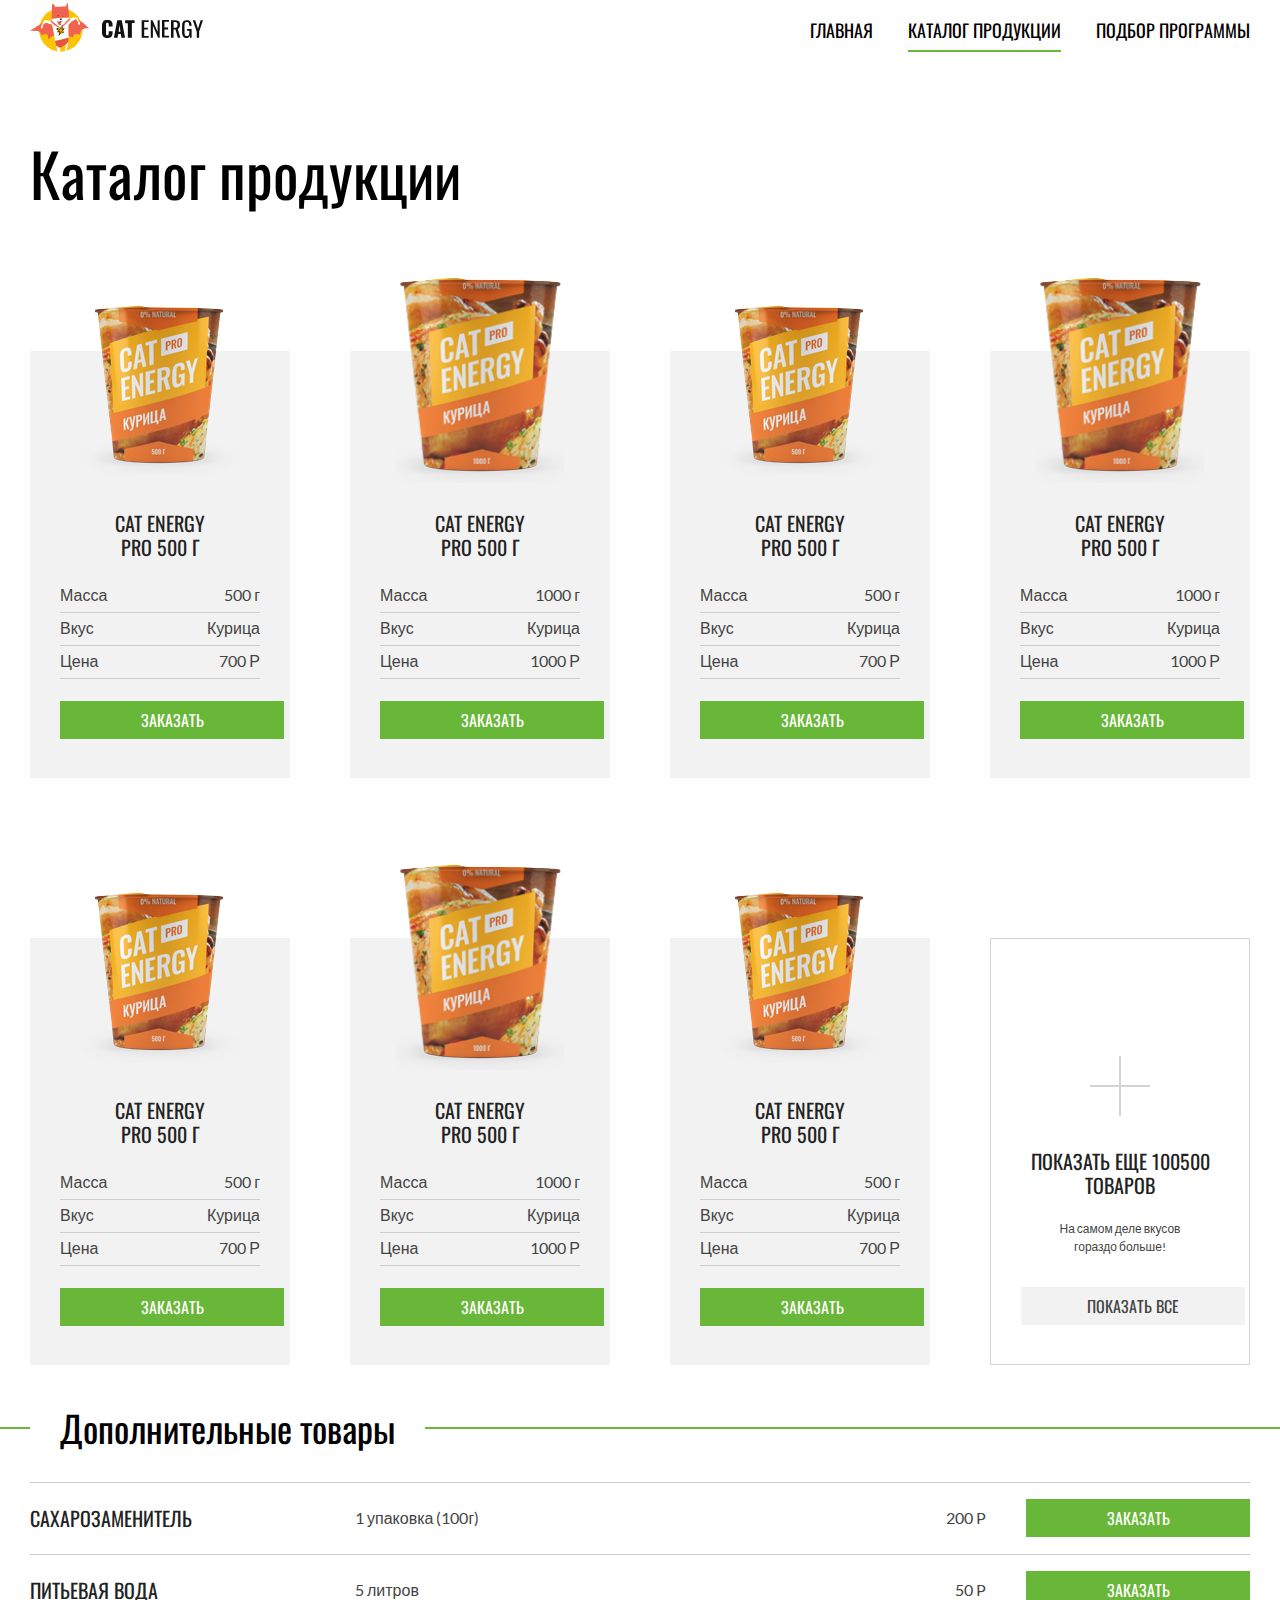
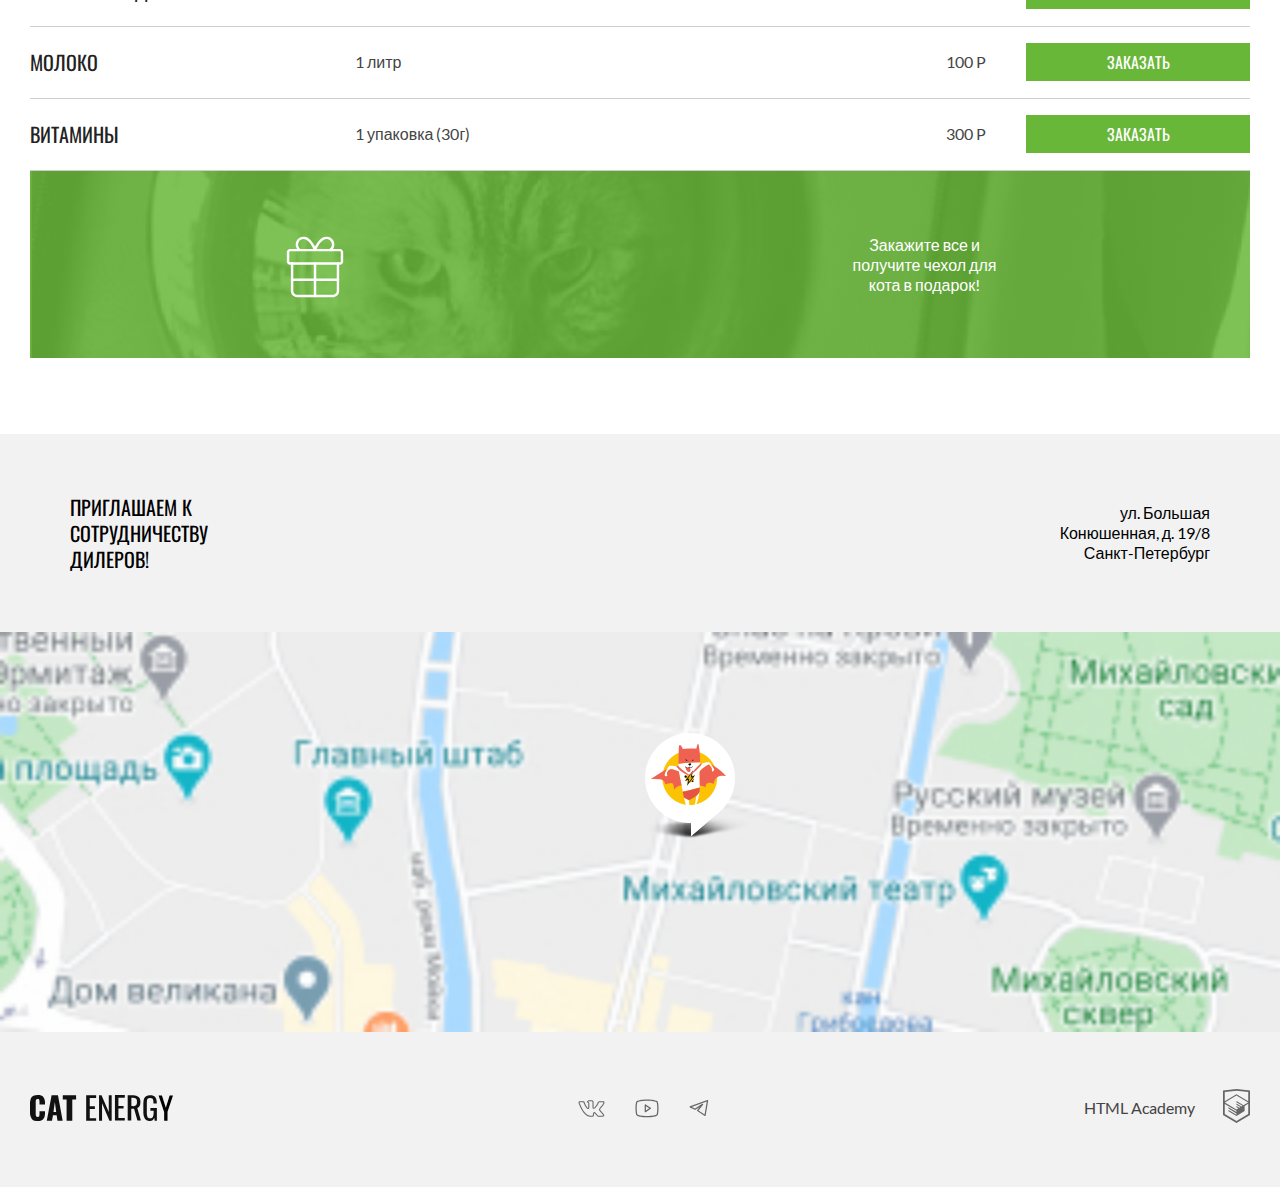
<file: docs/product.html>
<!DOCTYPE html>
<html lang="ru">

<head>
    <meta charset="UTF-8">
    <meta http-equiv="X-UA-Compatible" content="IE=edge">
    <meta name="viewport" content="width=device-width, initial-scale=1.0">
    <title>Каталог продукции</title>
    <link rel="preload" href="fonts/Oswald/oswald-regular.ttf?t=1686858992440" as="font" type="font/ttf" crossorigin>
    <link rel="stylesheet" href="css/main.css?t=1686858992440">
    <svg xmlns="http://www.w3.org/2000/svg" display="none">
        <symbol id="logo-title" viewBox="0 0 101 18">
            <g clip-path="url(#clip0_135_3354)">
                <path
                    d="M1.26449 16.5385C0.36955 15.2762 -0.0747041 13.7627 1.02073e-05 12.2308V5.84615C-0.108365 4.29774 0.308071 2.75746 1.18546 1.46154C2.05478 0.461538 3.39829 0 5.37403 0C7.34978 0 8.61425 0.461538 9.40455 1.30769C10.2626 2.37941 10.6846 3.72136 10.59 5.07692V6.61539H6.71754V4.84615C6.74881 4.32289 6.66808 3.799 6.48045 3.30769C6.38016 3.10938 6.2212 2.9448 6.02403 2.83513C5.82686 2.72547 5.60049 2.67572 5.37403 2.69231C4.82082 2.69231 4.42568 2.84615 4.26762 3.23077C4.08883 3.77733 4.00862 4.34988 4.03053 4.92308V13.1538C3.98879 13.71 4.0978 14.267 4.34665 14.7692C4.5047 15.1538 4.89985 15.3077 5.45306 15.3077C6.00627 15.3077 6.32239 15.1538 6.48045 14.7692C6.66013 14.2494 6.74049 13.7019 6.71754 13.1538V11.3077H10.59V12.8462C10.6704 14.2238 10.2508 15.5852 9.40455 16.6923C8.61425 17.6154 7.27075 18.0769 5.37403 18.0769C3.47732 18 2.05478 17.5385 1.26449 16.5385Z"
                    fill="currentColor" />
                <path
                    d="M15.2527 0.23077H19.7574L23.0767 17.7692H19.4413L18.8091 14.0769H16.2011L15.5689 17.7692H11.8545L15.2527 0.23077ZM18.493 11.7692L17.5446 4.92308L16.5963 11.7692H18.493Z"
                    fill="currentColor" />
                <path d="M25.8427 3.15385H23.1557V0.23077H32.5602V3.07692H29.8732V17.7692H25.8427V3.15385Z"
                    fill="currentColor" />
                <path
                    d="M39.752 0.23077H46.7066V2.07692H42.2019V7.84615H45.8372V9.61539H42.2019V16.0769H46.7066V17.8462H39.6729V0.23077H39.752Z"
                    fill="currentColor" />
                <path
                    d="M48.7613 0.23077H50.5L55.6369 11.8462V0.23077H57.6917V17.7692H56.1111L50.8951 5.76923V17.7692H48.7613V0.23077Z"
                    fill="currentColor" />
                <path d="M60 0H66.9546V1.84615H62.4499V7.61538H66.0853V9.38461H62.4499V15.8462H66.9546V17.6154H60V0Z"
                    fill="currentColor" />
                <path
                    d="M69.072 0.23077H72.7074C74.1375 0.134618 75.5587 0.514353 76.7379 1.30769C77.6072 2 78.0024 3.23077 78.0024 4.84616C78.0024 7.07692 77.2911 8.46154 75.7895 8.92308L78.3185 17.6923H75.8686L73.4977 9.46154H71.5219V17.6923H68.993V0.23077H69.072ZM72.5493 7.76923C73.364 7.83458 74.1761 7.61652 74.8412 7.15385C75.3154 6.76923 75.5524 6 75.5524 4.84616C75.5743 4.27296 75.4941 3.7004 75.3154 3.15385C75.1375 2.76166 74.832 2.4373 74.446 2.23077C73.9017 1.98934 73.3042 1.8836 72.7074 1.92308H71.601V7.69231H72.5493V7.76923Z"
                    fill="currentColor" />
                <path
                    d="M81.1635 16.4615C80.342 15.1166 79.9564 13.5617 80.0571 12V6.15384C80.0376 5.03911 80.1705 3.9268 80.4522 2.84615C80.7167 2.03863 81.2437 1.33668 81.9538 0.846152C82.8362 0.337748 83.8542 0.0967294 84.8779 0.153844C86.5375 0.153844 87.723 0.53846 88.4343 1.38461C89.2524 2.50191 89.6438 3.86237 89.5407 5.23077V5.84615H87.1698V5.30769C87.1734 4.66346 87.1205 4.0201 87.0117 3.38461C86.9451 2.98303 86.7178 2.62348 86.3795 2.38461C85.9353 2.10082 85.4081 1.96579 84.8779 2C84.3113 1.96466 83.7504 2.12843 83.2973 2.46154C83.1114 2.61401 82.9595 2.80181 82.8508 3.01344C82.742 3.22507 82.6789 3.45608 82.6651 3.69231C82.5609 4.37999 82.5081 5.07411 82.507 5.76923V12.3077C82.4488 13.3038 82.6105 14.3006 82.9812 15.2308C83.2973 15.8462 83.9296 16.0769 84.8779 16.0769C85.2524 16.1223 85.6322 16.0589 85.9697 15.8947C86.3072 15.7304 86.5873 15.4727 86.7746 15.1538C87.1922 14.1811 87.3812 13.1299 87.3278 12.0769V10.8462H85.036V9.07692H89.6197V17.7692H88.0391L87.802 15.7692C87.5948 16.4395 87.1634 17.0231 86.5763 17.4273C85.9892 17.8315 85.2801 18.0331 84.5618 18C83.9088 18.0374 83.2565 17.9164 82.6633 17.6479C82.0702 17.3794 81.5549 16.9717 81.1635 16.4615Z"
                    fill="currentColor" />
                <path
                    d="M94.6776 11.6154L90.8052 0.30769H93.1761L95.9421 8.76923L98.6291 0.30769H101L97.1275 11.6154V17.7692H94.7566V11.6154H94.6776Z"
                    fill="currentColor" />
            </g>
            <defs>
                <clipPath id="clip0_135_3354">
                    <rect width="101" height="18" fill="white" />
                </clipPath>
            </defs>
        </symbol>
        <symbol id="box" viewBox="0 0 78 80">
            <path
                d="M64.0156 34.7127H14.031C12.2766 34.7127 10.8494 33.2951 10.8494 31.5524V22.0842C10.8494 20.3415 12.2766 18.9233 14.031 18.9233H64.0149C65.7687 18.9233 67.1953 20.3415 67.1953 22.0842V31.553C67.1959 33.2951 65.7693 34.7127 64.0156 34.7127ZM14.031 21.3455C13.6276 21.3455 13.2869 21.684 13.2869 22.0842V31.553C13.2869 31.9599 13.6208 32.2912 14.031 32.2912H64.0149C64.4244 32.2912 64.7578 31.9599 64.7578 31.553V22.0842C64.7578 21.6834 64.4171 21.3455 64.0149 21.3455H14.031Z"
                fill="white" />
            <path
                d="M57.0447 67.1488H20.999C17.6218 67.1488 14.8741 64.4191 14.8741 61.0626V33.5016C14.8741 32.8331 15.4201 32.2905 16.0929 32.2905C16.7656 32.2905 17.3116 32.8331 17.3116 33.5016V61.0626C17.3116 63.0833 18.9661 64.7267 20.999 64.7267H57.0447C59.077 64.7267 60.7308 63.0833 60.7308 61.0626V33.5016C60.7308 32.8331 61.2768 32.2905 61.9496 32.2905C62.6223 32.2905 63.1683 32.8331 63.1683 33.5016V61.0626C63.1683 64.4191 60.4213 67.1488 57.0447 67.1488Z"
                fill="white" />
            <path
                d="M39.0225 67.1488C38.3498 67.1488 37.8038 66.6069 37.8038 65.9378V33.5016C37.8038 32.8331 38.3498 32.2905 39.0225 32.2905C39.6953 32.2905 40.2413 32.8331 40.2413 33.5016V65.9372C40.2413 66.6069 39.6959 67.1488 39.0225 67.1488Z"
                fill="white" />
            <path
                d="M23.8113 21.3414C19.9966 19.2874 18.5731 14.5327 20.6383 10.7415C22.7022 6.95201 27.4864 5.53687 31.303 7.58721C37.117 10.7166 40.2565 19.4472 40.3869 19.8172L38.0877 20.6208C38.0585 20.5384 35.1256 12.3994 30.1433 9.71749C27.5078 8.30175 24.2062 9.27908 22.7821 11.8944C21.3567 14.5121 22.339 17.7941 24.9734 19.2117L23.8113 21.3414Z"
                fill="white" />
            <path
                d="M54.2313 21.3413L53.071 19.2111C54.3477 18.5238 55.2782 17.3848 55.6926 16.0035C56.1063 14.6217 55.9534 13.1624 55.2617 11.895C54.5719 10.6264 53.4263 9.70233 52.0363 9.29117C50.6457 8.88001 49.1783 9.0314 47.9023 9.71747C42.9201 12.3988 39.9871 20.5378 39.9579 20.6202L37.6587 19.8166C37.7891 19.4466 40.928 10.716 46.7421 7.58719C48.5897 6.5929 50.7182 6.3737 52.7316 6.96955C54.7468 7.56479 56.4061 8.90484 57.4061 10.7414C58.4073 12.5774 58.6285 14.6913 58.0289 16.6939C57.4287 18.6958 56.0801 20.3458 54.2313 21.3413Z"
                fill="white" />
            <path
                d="M61.9496 50.9314H16.0929C15.4201 50.9314 14.8741 50.3889 14.8741 49.7204C14.8741 49.0518 15.4201 48.5093 16.0929 48.5093H61.9496C62.6223 48.5093 63.1683 49.0518 63.1683 49.7204C63.1683 50.3889 62.6229 50.9314 61.9496 50.9314Z"
                fill="white" />
        </symbol>
        <symbol id="vk" viewBox="0 0 28 17">
            <path
                d="M0.5 2.33876C0.5 1.48373 1.0151 1.02268 2.04531 0.955621L6.01515 0.980769C6.28158 0.980769 6.45921 1.10651 6.54802 1.35799C6.95655 2.61538 7.41392 3.70094 7.92014 4.61465C8.42637 5.52835 9.08801 6.58038 9.90507 7.77071C9.97611 7.9216 10.0916 7.99704 10.2514 7.99704C10.3758 7.99704 10.4735 7.93836 10.5445 7.82101L10.6244 7.54438L10.6511 3.19379C10.6511 2.89201 10.5756 2.69083 10.4246 2.59024C10.2736 2.48965 9.99388 2.4142 9.58535 2.36391C9.26563 2.31361 9.10577 2.12919 9.10577 1.81065C9.10577 1.74359 9.11465 1.69329 9.13241 1.65976C9.50542 0.57002 10.5711 0.0251479 12.3296 0.0251479L13.8216 0C14.4966 0 15.0561 0.15927 15.5001 0.477811C15.9442 0.796351 16.1662 1.29931 16.1662 1.98669V7.69527C16.2906 7.77909 16.406 7.82101 16.5126 7.82101C16.779 7.82101 17.0099 7.67012 17.2053 7.36834C19.1592 4.78649 20.216 3.05966 20.3759 2.18787C20.3759 2.1711 20.3936 2.12919 20.4291 2.06213C20.5535 1.81065 20.7577 1.5927 21.0419 1.40828C21.3261 1.22387 21.5748 1.09813 21.788 1.03107C21.859 0.997535 21.9389 0.980769 22.0277 0.980769H26.1574L26.4239 1.00592C26.7791 1.00592 27.0544 1.16519 27.2498 1.48373C27.3209 1.58432 27.3697 1.69329 27.3964 1.81065C27.423 1.92801 27.4408 2.04536 27.4496 2.16272C27.4585 2.28008 27.463 2.34714 27.463 2.36391V2.53994C27.3386 3.22732 27.0233 3.9608 26.5171 4.74038C26.0109 5.51997 25.367 6.36243 24.5855 7.26775C23.804 8.17308 23.3155 8.76825 23.1201 9.05326C22.9603 9.25444 22.8803 9.43886 22.8803 9.60651C22.8803 9.74063 22.9514 9.89152 23.0935 10.0592L26.9834 14.6864C27.1965 14.9546 27.3031 15.248 27.3031 15.5666C27.3031 15.9522 27.1432 16.2707 26.8235 16.5222C26.5038 16.7737 26.1219 16.9162 25.6779 16.9497L25.2249 16.9749H21.1752C21.1574 16.9749 21.1219 16.979 21.0686 16.9874C21.0153 16.9958 20.9798 17 20.962 17C20.5712 17 20.2071 16.8407 19.8696 16.5222C19.7453 16.3881 18.9105 15.3989 17.3652 13.5547C17.2764 13.4374 17.152 13.3284 16.9922 13.2278C16.9211 13.4961 16.8279 13.8817 16.7124 14.3846C16.597 14.8876 16.5126 15.248 16.4593 15.466L16.3794 15.8935C16.2018 16.4803 15.8287 16.8323 15.2604 16.9497L14.8874 16.9749H12.2763C10.8021 16.9749 9.33224 16.3378 7.86686 15.0636C6.40148 13.7894 5.08264 12.1423 3.91034 10.122C2.73803 8.10182 1.64566 5.75049 0.633216 3.06805C0.544405 2.8501 0.5 2.607 0.5 2.33876ZM16.5126 8.85207C16.1396 8.85207 15.8021 8.75567 15.5001 8.56287C15.1982 8.37007 15.0472 8.10602 15.0472 7.77071V1.98669C15.0472 1.65138 14.9584 1.41248 14.7808 1.26997C14.6032 1.12747 14.2923 1.05621 13.8483 1.05621L12.3296 1.10651C11.5658 1.10651 10.9886 1.23225 10.5978 1.48373C11.3793 1.8358 11.7701 2.40582 11.7701 3.19379V7.61982C11.7346 8.03895 11.5569 8.38683 11.2372 8.66346C10.9175 8.94009 10.5623 9.0784 10.1715 9.0784C9.63863 9.0784 9.2301 8.83531 8.94591 8.34911C7.56046 6.37081 6.53025 4.4931 5.85529 2.71598L5.6155 2.06213L2.07195 2.03698C1.84104 2.03698 1.71227 2.04956 1.68562 2.0747C1.65898 2.09985 1.64566 2.1711 1.64566 2.28846C1.64566 2.43935 1.66342 2.59862 1.69895 2.76627L2.25845 4.17456C3.75048 7.81262 5.37127 10.6795 7.12085 12.7751C8.87042 14.8708 10.5889 15.9186 12.2763 15.9186H14.9406C15.0472 15.9186 15.1271 15.8893 15.1804 15.8306C15.2337 15.7719 15.2781 15.6588 15.3136 15.4911L15.3669 15.2396L15.8732 13.0266C16.0152 12.7249 16.1396 12.5237 16.2462 12.4231C16.4415 12.2387 16.6725 12.1465 16.9389 12.1465C17.3652 12.1465 17.8003 12.3895 18.2444 12.8757L20.5091 15.5917C20.6512 15.8097 20.8022 15.9186 20.962 15.9186H25.3581C25.891 15.9186 26.1574 15.7929 26.1574 15.5414C26.1574 15.4576 26.1308 15.3738 26.0775 15.2899L22.2142 10.7382C21.9123 10.3861 21.7613 10.0089 21.7613 9.60651C21.7613 9.20414 21.9034 8.81854 22.1876 8.4497C22.4185 8.1144 22.867 7.55695 23.5331 6.77737C24.1992 5.99778 24.7809 5.26849 25.2782 4.5895C25.7756 3.9105 26.1042 3.29438 26.264 2.74112L26.3439 2.4142C26.3262 2.38067 26.3173 2.32618 26.3173 2.25074C26.3173 2.1753 26.3084 2.11243 26.2907 2.06213H22.1077C21.8412 2.16272 21.6281 2.31361 21.4682 2.51479L21.3084 2.9926C20.8643 4.14941 19.7009 5.93491 17.8181 8.34911C17.4451 8.68442 17.0099 8.85207 16.5126 8.85207Z"
                fill="currentColor" />
        </symbol>
        <symbol id="youtube" viewBox="0 0 25 19">
            <path
                d="M16.3509 8.79275L11.1145 5.30184C11.0159 5.23691 10.9016 5.19985 10.7837 5.19459C10.6657 5.18934 10.5486 5.21608 10.4446 5.27198C10.3406 5.32789 10.2537 5.41087 10.193 5.51215C10.1324 5.61343 10.1002 5.72924 10.1 5.84729V12.8291C10.1001 12.9481 10.1327 13.0648 10.1942 13.1667C10.2557 13.2686 10.3438 13.3518 10.4491 13.4073C10.5524 13.4631 10.6691 13.4895 10.7864 13.4837C10.9037 13.478 11.0172 13.4402 11.1145 13.3746L16.3509 9.88366C16.4409 9.82395 16.5148 9.7429 16.5658 9.64772C16.6169 9.55255 16.6436 9.44621 16.6436 9.3382C16.6436 9.23019 16.6169 9.12385 16.5658 9.02868C16.5148 8.93351 16.4409 8.85245 16.3509 8.79275ZM11.4091 11.6073V7.06911L14.8127 9.3382L11.4091 11.6073ZM23.8891 3.04366C23.7942 2.67547 23.6131 2.33511 23.3609 2.05061C23.1086 1.76611 22.7924 1.54561 22.4382 1.40729C18.7182 -0.0217993 12.7509 1.91553e-05 12.5 1.91553e-05C12.2491 1.91553e-05 6.28182 -0.0217993 2.56182 1.40729C2.20764 1.54561 1.8914 1.76611 1.63914 2.05061C1.38689 2.33511 1.20584 2.67547 1.11091 3.04366C0.827273 4.11275 0.5 6.07638 0.5 9.3382C0.5 12.6 0.827273 14.5637 1.11091 15.6327C1.20584 16.0009 1.38689 16.3413 1.63914 16.6258C1.8914 16.9103 2.20764 17.1308 2.56182 17.2691C6.28182 18.6982 12.2491 18.6764 12.5 18.6764H12.5764C13.3291 18.6764 18.8927 18.6327 22.4382 17.2691C22.7924 17.1308 23.1086 16.9103 23.3609 16.6258C23.6131 16.3413 23.7942 16.0009 23.8891 15.6327C24.1727 14.5637 24.5 12.6 24.5 9.3382C24.5 6.07638 24.1727 4.11275 23.8891 3.04366ZM22.6236 15.3055C22.5807 15.472 22.499 15.6259 22.3853 15.7548C22.2715 15.8838 22.1289 15.984 21.9691 16.0473C18.4782 17.3891 12.5655 17.3673 12.5 17.3673C12.4345 17.3673 6.52182 17.3891 3.03091 16.0473C2.87107 15.984 2.72846 15.8838 2.61471 15.7548C2.50096 15.6259 2.41929 15.472 2.37636 15.3055C2.11455 14.3018 1.80909 12.4582 1.80909 9.3382C1.80909 6.2182 2.11455 4.37457 2.37636 3.37093C2.41929 3.20445 2.50096 3.05047 2.61471 2.92156C2.72846 2.79264 2.87107 2.69243 3.03091 2.62911C6.52182 1.28729 12.4345 1.30911 12.5 1.30911C12.5655 1.30911 18.4782 1.28729 21.9691 2.62911C22.1289 2.69243 22.2715 2.79264 22.3853 2.92156C22.499 3.05047 22.5807 3.20445 22.6236 3.37093C22.8855 4.37457 23.1909 6.2182 23.1909 9.3382C23.1909 12.4582 22.8855 14.3018 22.6236 15.3055Z"
                fill="currentColor" />
        </symbol>
        <symbol id="telegramm" viewBox="0 0 21 18">
            <path fill-rule="evenodd" clip-rule="evenodd"
                d="M19.9608 0.152905C20.1393 0.302216 20.2255 0.534898 20.1872 0.764481L17.5611 16.5214C17.5244 16.7411 17.3789 16.9273 17.1745 17.0159C16.97 17.1045 16.7346 17.0833 16.5493 16.9597L8.67082 11.7074C8.51771 11.6054 8.41447 11.4437 8.38624 11.2619C8.358 11.08 8.40738 10.8947 8.52233 10.751L11.133 7.48773L6.77303 10.3944C6.577 10.525 6.32597 10.5407 6.11524 10.4353L0.862931 7.80915C0.627693 7.69153 0.485347 7.44488 0.5012 7.18235C0.517052 6.91983 0.688044 6.6921 0.935726 6.60364L19.3188 0.0382579C19.538 -0.0400244 19.7822 0.00359465 19.9608 0.152905ZM2.82626 7.32275L6.36168 9.09046L13.9231 4.0495C14.1925 3.86994 14.5525 3.91349 14.7712 4.1521C14.99 4.3907 15.0022 4.75314 14.8 5.00591L9.99502 11.0121L16.4328 15.3039L18.7083 1.65058L2.82626 7.32275Z"
                fill="currentColor" />
        </symbol>
        <symbol id="copy" viewBox="0 0 27 34">
            <path
                d="M13.6426 0.0157537L13.5 0L0 1.40733V26.0129L13.5 34L27 26.0129V1.40733L13.6426 0.0157537ZM25.2344 25.0151L13.5 31.9573L1.76561 25.0151V14.9293L13.4507 21.8451L13.4701 23.0984L5.45351 18.3548L5.44295 19.5801L13.4894 24.3885L13.5088 25.675L5.46408 20.9174L5.45351 22.1427L13.5 26.9511L21.6239 22.1182V20.8929V16.909L25.2432 14.7595L25.2344 25.0151ZM25.2344 13.4519L22.0147 15.3319L20.5325 16.2071L13.4666 12.0201L13.456 13.2454L19.4957 16.818L19.4429 16.8495L19.3126 16.9247L18.4536 17.4166L13.4666 14.4689L13.456 15.6942L17.3921 18.0222L16.4591 18.6314L16.438 18.6436L13.4666 16.902L13.456 18.1273L15.4029 19.2615L13.4155 20.4483L1.7973 13.5762L13.4349 6.61831L25.2344 13.4519ZM25.2344 12.2266L13.4401 5.31075L1.76561 12.2196V2.9897L13.5 1.76442L25.2344 2.9897V12.2266Z"
                fill="currentColor" />
        </symbol>
        <symbol id="triangle" viewBox="0 0 24 18">
            <path d="M8 0L0 9L8 18V0Z" fill="currentColor" />
            <path d="M24 9L16 0V18L24 9Z" fill="currentColor" />
        </symbol>
    </svg>

<body>
        <header class="header">
            <div class="container">
                <div class="header__wrap header__catalog">
                    <div class="header__wrap-logo">
                        <a href="index.html" class="logo header__logo">
                            <picture>
                                <source srcset="img/logo-desktop.svg" type="image/svg+xml" media="(min-width: 1440px)">
                                <source srcset="img/logo-tablet.svg" type="image/svg+xml" media="(min-width: 768px)">
                                <source srcset="img/logo-mobile.svg" type="image/svg+xml" media="(min-width: 320px)">
                                <img srcset="img/logo-mobile.svg" alt="На главную" width="33" height="38"
                                    class="header__logo-pic">
                            </picture>
                            <svg class="logo__title-icon" width="101" height="18" aria-hidden="true" focusable="false">
                                <use href="#logo-title" />
                            </svg>
                        </a>
                    </div>
                    <div class="nav">
                        <ul class="nav__list">
                            <li class="nav__item">
                                <a href="index.html" class="nav__link nav__link--product">Главная</a>
                            </li>
                            <li class="nav__item">
                                <a href="product.html" class="nav__link nav__link--product nav__link-product--current">Каталог продукции</a>
                            </li>
                            <li class="nav__item">
                                <a href="form.html" class="nav__link nav__link--product">Подбор программы</a>
                            </li>
                        </ul>
                    </div>
                    <button type="button" aria-label="открыть меню" class="header__burger">
                        <span class="header__burger-line"></span>
                    </button>
                </div>    
                <h1 class="header__title header__title--catalog">Каталог продукции</h1>
            </div>
        </div>
    <section class="сards">
        <div class="container container__products">
            <ul class="products">
                <li class="products__item">
                    <div class="product">
                        <a href="#" class="product__link">
                            <picture class="product__pic">
                                <source srcset="img/chiken-small-desktop.png" type="image/png"
                                    media="(min-width: 768px)">
                                <img src="img/chiken-small-mob.png" class="product__img" alt="Со вкусом курицы"
                                    width="68" height="86">
                            </picture>
                            <div class="product__description">
                                <h2 class="product__title">
                                    Cat Energy PRO 500 г
                                </h2>
                                <dl class="product__info">
                                    <dt class="product__data-key">Масса</dt>
                                    <dd class="product__data-value">500 г</dd>
                                    <dt class="product__data-key">Вкус</dt>
                                    <dd class="product__data-value">Курица</dd>
                                    <dt class="product__data-key">Цена</dt>
                                    <dd class="product__data-value">700 Р</dd>
                                </dl>
                            </div>
                        </a>
                        <button type="button"
                            class="product__btn product__btn btn btn--brand options__btn">заказать</button>
                    </div>
                </li>
                <li class="products__item">
                    <div class="product">
                        <a href="#" class="product__link product__link--large">
                            <picture class="product__pic product__pic--large">
                                <source srcset="img/chiken-large-desktop.png" type="image/png"
                                    media="(min-width: 768px)">
                                <img src="img/chiken-large-mob.png" class="product__img" alt="Со вкусом курицы"
                                    width="84" height="100">
                            </picture>
                            <div class="product__description">
                                <h2 class="product__title">
                                    Cat Energy PRO 500 г
                                </h2>
                                <dl class="product__info">
                                    <dt class="product__data-key">Масса</dt>
                                    <dd class="product__data-value">1000 г</dd>
                                    <dt class="product__data-key">Вкус</dt>
                                    <dd class="product__data-value">Курица</dd>
                                    <dt class="product__data-key">Цена</dt>
                                    <dd class="product__data-value">1000 Р</dd>
                                </dl>
                            </div>
                        </a>
                        <button type="button" class="product__btn btn btn--brand options__btn">заказать</button>
                    </div>
                </li>
                <li class="products__item">
                    <div class="product">
                        <a href="#" class="product__link">
                            <picture class="product__pic">
                                <source srcset="img/chiken-small-desktop.png" type="image/png"
                                    media="(min-width: 768px)">
                                <img src="img/chiken-small-mob.png" class="product__img" alt="Со вкусом курицы"
                                    width="68" height="86">
                            </picture>
                            <div class="product__description">
                                <h2 class="product__title">
                                    Cat Energy PRO 500 г
                                </h2>
                                <dl class="product__info">
                                    <dt class="product__data-key">Масса</dt>
                                    <dd class="product__data-value">500 г</dd>
                                    <dt class="product__data-key">Вкус</dt>
                                    <dd class="product__data-value">Курица</dd>
                                    <dt class="product__data-key">Цена</dt>
                                    <dd class="product__data-value">700 Р</dd>
                                </dl>
                            </div>
                        </a>
                        <button type="button"
                            class="product__btn product__btn btn btn--brand options__btn">заказать</button>
                    </div>
                </li>
                <li class="products__item">
                    <div class="product">
                        <a href="#" class="product__link product__link--large">
                            <picture class="product__pic product__pic--large">
                                <source srcset="img/chiken-large-desktop.png" type="image/png"
                                    media="(min-width: 768px)">
                                <img src="img/chiken-large-mob.png" class="product__img" alt="Со вкусом курицы"
                                    width="84" height="100">
                            </picture>
                            <div class="product__description">
                                <h2 class="product__title">
                                    Cat Energy PRO 500 г
                                </h2>
                                <dl class="product__info">
                                    <dt class="product__data-key">Масса</dt>
                                    <dd class="product__data-value">1000 г</dd>
                                    <dt class="product__data-key">Вкус</dt>
                                    <dd class="product__data-value">Курица</dd>
                                    <dt class="product__data-key">Цена</dt>
                                    <dd class="product__data-value">1000 Р</dd>
                                </dl>
                            </div>
                        </a>
                        <button type="button" class="product__btn btn btn--brand options__btn">заказать</button>
                    </div>
                </li>
                <li class="products__item">
                    <div class="product">
                        <a href="#" class="product__link">
                            <picture class="product__pic">
                                <source srcset="img/chiken-small-desktop.png" type="image/png"
                                    media="(min-width: 768px)">
                                <img src="img/chiken-small-mob.png" class="product__img" alt="Со вкусом курицы"
                                    width="68" height="86">
                            </picture>
                            <div class="product__description">
                                <h2 class="product__title">
                                    Cat Energy PRO 500 г
                                </h2>
                                <dl class="product__info">
                                    <dt class="product__data-key">Масса</dt>
                                    <dd class="product__data-value">500 г</dd>
                                    <dt class="product__data-key">Вкус</dt>
                                    <dd class="product__data-value">Курица</dd>
                                    <dt class="product__data-key">Цена</dt>
                                    <dd class="product__data-value">700 Р</dd>
                                </dl>
                            </div>
                        </a>
                        <button type="button"
                            class="product__btn product__btn btn btn--brand options__btn">заказать</button>
                    </div>
                </li>
                <li class="products__item">
                    <div class="product">
                        <a href="#" class="product__link product__link--large">
                            <picture class="product__pic product__pic--large">
                                <source srcset="img/chiken-large-desktop.png" type="image/png"
                                    media="(min-width: 768px)">
                                <img src="img/chiken-large-mob.png" class="product__img" alt="Со вкусом курицы"
                                    width="84" height="100">
                            </picture>
                            <div class="product__description">
                                <h2 class="product__title">
                                    Cat Energy PRO 500 г
                                </h2>
                                <dl class="product__info">
                                    <dt class="product__data-key">Масса</dt>
                                    <dd class="product__data-value">1000 г</dd>
                                    <dt class="product__data-key">Вкус</dt>
                                    <dd class="product__data-value">Курица</dd>
                                    <dt class="product__data-key">Цена</dt>
                                    <dd class="product__data-value">1000 Р</dd>
                                </dl>
                            </div>
                        </a>
                        <button type="button" class="product__btn btn btn--brand options__btn">заказать</button>
                    </div>
                </li>
                <li class="products__item">
                    <div class="product">
                        <a href="#" class="product__link">
                            <picture class="product__pic">
                                <source srcset="img/chiken-small-desktop.png" type="image/png"
                                    media="(min-width: 768px)">
                                <img src="img/chiken-small-mob.png" class="product__img" alt="Со вкусом курицы"
                                    width="68" height="86">
                            </picture>
                            <div class="product__description">
                                <h2 class="product__title">
                                    Cat Energy PRO 500 г
                                </h2>
                                <dl class="product__info">
                                    <dt class="product__data-key">Масса</dt>
                                    <dd class="product__data-value">500 г</dd>
                                    <dt class="product__data-key">Вкус</dt>
                                    <dd class="product__data-value">Курица</dd>
                                    <dt class="product__data-key">Цена</dt>
                                    <dd class="product__data-value">700 Р</dd>
                                </dl>
                            </div>
                        </a>
                        <button type="button"
                            class="product__btn product__btn btn btn--brand options__btn">заказать</button>
                    </div>
                </li>
                <li class="products__item products__item--show">
                    <div class="product product--show">
                        <a href="#" class="product__link product__link--show">
                            <div class="product__pic plus">
                            </div>
                            <div class="product__description product__description--show">
                                <h2 class="product__title product__title--show">
                                    Показать еще 100500 товаров
                                </h2>
                                <p class="product__descr">На самом деле вкусов гораздо больше!
                                </p>
                            </div>
                        </a>
                        <button type="button" class="btn__show product__btn btn options__btn">Показать все</button>
                    </div>
                </li>
            </ul>
        </div>
    </section>
    <section class="options">
        <div class="container options__container">
            <h2 class="options__title title__decor container__decor"><span class="options__caption">Дополнительные
                    товары</span></h2>
            <div class="options__wrap">
                <ul class="options__list">
                    <li class="options__item">
                        <a href="#" class="options__link">
                            <h2 class="options__subtitle">Сахарозаменитель</h2>
                            <div class="options__description">
                                <p class="options__weight">1 упаковка (100г)</p>
                                <p class="options__coin">200 P</p>
                            </div>
                        </a>
                        <button class="options__btn btn btn--brand btn--medium-tablet" type="button">Заказать</button>
                    </li>
                    <li class="options__item">
                        <a href="#" class="options__link">
                            <h2 class="options__subtitle">Питьевая вода</h2>
                            <div class="options__description">
                                <p class="options__weight">5 литров
                                <p class="options__coin">50 P</p>
                            </div>
                        </a>
                        <button class="options__btn btn btn--brand btn--medium-tablet" type="button">Заказать</button>
                    </li>
                    <li class="options__item">
                        <a href="#" class="options__link">
                            <h2 class="options__subtitle">Молоко</h2>
                            <div class="options__description">
                                <p class="options__weight">1 литр
                                <p class="options__coin">100 P</p>
                            </div>
                        </a>
                        <button class="options__btn btn btn--brand btn--medium-tablet" type="button">Заказать</button>
                    </li>
                    <li class="options__item">
                        <a href="#" class="options__link">
                            <h2 class="options__subtitle">Витамины</h2>
                            <div class="options__description">
                                <p class="options__weight">1 упаковка (30г)</p>
                                <p class="options__coin">300 P</p>
                            </div>

                        </a>
                        <button class="options__btn btn btn--brand btn--medium-tablet" type="button">Заказать</button>
                    </li>
                </ul>
                <div class="present">
                    <svg class="present__icon" width="78" height="80" aria-hidden="true" focusable="false">
                        <use href="#box" />
                    </svg>
                    <h3 class="present__title">Закажите все и получите чехол для кота в подарок!</h3>
                </div>
            </div>
        </div>
    </section>
    <section class="map">
    <div class="container map__container">
        <div class="map__heading map__products">
            <h3 class="map__title">Приглашаем к сотрудничеству дилеров!</h3>
            <p class="map__descr">ул. Большая Конюшенная, д. 19/8 Санкт-Петербург</p>
        </div>
    </div>
    <img src="img/map-mobile.jpg" alt="Картинка карты" width="320" height="362" class="map__pic">
    <button class="map__btn-pin" type="submit"></button>
</section>
    
    <footer class="footer">
        <div class="container">
            <div class="footer__wrap">
                <a href="#" class="footer__logo logo logo--title ">
                    <img src="img/logo-title.svg" alt="Логотип" class="logo__pic footer__logo-pic ">
                </a>
                <div class="social footer__social">
                    <svg class="social__icon" width="27" height="17" aria-label="Иконка вконтакте" role="img">
                        <use href="#vk" />
                    </svg>
                    <svg class="social__icon" width="24" height="19" aria-label="Иконка ютуба" role="img">
                        <use href="#youtube" />
                    </svg>
                    <svg class="social__icon" width="20" height="17" aria-label="Иконка телеграмма" role="img">
                        <use href="#telegramm" />
                    </svg>
                </div>
                <div class="copy footer__copy">
                    <div class="copy__wrap">
                        <h3 class="copy__title">HTML Academy</h3>
                        <a href="#" class="copy__link">
                            <svg class="copy__icon" width="27" height="34" aria-label="Иконка разработчика" role="img">
                                <use href="#copy" />
                            </svg>
                        </a>
                    </div>
                </div>
            </div>
        </div>
    </footer>


</body>
<script>
    const nav = document.querySelector(".nav");
    const header__burger = document.querySelector(".header__burger");
    header__burger.addEventListener("click", function () {
        nav.classList.toggle("_active");
        header__burger.classList.toggle("_active");
    })
</script>

</html>
</file>
<file: docs/css/main.css>
/*! normalize.css v8.0.1 | MIT License | github.com/necolas/normalize.css */html{line-height:1.15}body{margin:0}details,main{display:block}h1{font-size:2em;margin:.67em 0}hr{box-sizing:content-box;height:0;overflow:visible}code,kbd,pre,samp{font-family:monospace,monospace;font-size:1em}a{background-color:transparent}abbr[title]{border-bottom:none;text-decoration:underline;text-decoration:underline dotted}b,strong{font-weight:bolder}small{font-size:80%}sub,sup{font-size:75%;line-height:0;position:relative;vertical-align:baseline}sub{bottom:-.25em}sup{top:-.5em}img{border-style:none}button,input,optgroup,select,textarea{font-family:inherit;font-size:100%;line-height:1.15;margin:0}button,input{overflow:visible}button,select{text-transform:none}[type=button]::-moz-focus-inner,[type=reset]::-moz-focus-inner,[type=submit]::-moz-focus-inner,button::-moz-focus-inner{border-style:none;padding:0}[type=button]:-moz-focusring,[type=reset]:-moz-focusring,[type=submit]:-moz-focusring,button:-moz-focusring{outline:ButtonText dotted 1px}fieldset{padding:.35em .75em .625em}legend{box-sizing:border-box;color:inherit;display:table;max-width:100%;padding:0;white-space:normal}progress{vertical-align:baseline}textarea{overflow:auto}[type=checkbox],[type=radio]{box-sizing:border-box;padding:0}[type=number]::-webkit-inner-spin-button,[type=number]::-webkit-outer-spin-button{height:auto}[type=search]::-webkit-search-decoration{-webkit-appearance:none}::-webkit-file-upload-button{-webkit-appearance:button;font:inherit}summary{display:list-item}[hidden],template{display:none}@font-face{font-family:Lato;src:local("Lato"),url(../fonts/Lato/lato-regular.ttf) format("truetype");font-weight:400;font-style:normal;font-display:swap}@font-face{font-family:Lato;src:local("Lato"),url(../fonts/Lato/lato-bold.ttf) format("truetype");font-weight:700;font-style:normal;font-display:swap}@font-face{font-family:Lato;src:local("Lato"),url(../fonts/Lato/lato-bolditalic.ttf) format("truetype");font-weight:700;font-style:italic;font-display:swap}@font-face{font-family:Oswald;src:local("Oswald"),url(../fonts/Oswald/oswald-regular.ttf) format("truetype");font-weight:400;font-style:normal;font-display:swap}@font-face{font-family:Oswald;src:local("Oswald"),url(../fonts/Oswald/oswald-bold.ttf) format("truetype");font-weight:700;font-style:normal;font-display:swap}@font-face{font-family:Oswald;src:local("Oswald"),url(../fonts/Oswald/oswald-500.ttf) format("truetype");font-weight:500;font-style:normal;font-display:swap}.body{overflow-x:hidden;overflow-y:auto}.header__container{padding-right:0;padding-left:0;max-width:1480px;margin:0 auto;box-sizing:border-box}@media (min-width:768px){.header__container{padding-left:30px;padding-right:30px}}.header{--header-bottom-offset:201px}@media (min-width:1440px){.header__container{padding-left:110px;padding-right:110px}.header{position:relative;margin-bottom:82px}.header__decor:after{content:"";background-color:#000;position:absolute;right:0;top:0;bottom:0;left:50%;width:50vw;z-index:-1;background-image:linear-gradient(rgba(104,183,56,.85),rgba(104,183,56,.85)),-webkit-image-set(url("../img/cat-bg-desktop.jpg") 1x, url("../img/cat-bg-desktop-2x.jpg") 2x);background-image:linear-gradient(rgba(104,183,56,.85),rgba(104,183,56,.85)),image-set(url("../img/cat-bg-desktop.jpg") 1x, url("../img/cat-bg-desktop-2x.jpg") 2x);background-repeat:no-repeat;background-size:cover}}.header__wrap{padding:10px 0 14px;display:flex;align-items:flex-start}@media (min-width:768px){.header__wrap{justify-content:space-between;margin-bottom:60px;padding:2px 0 0}}.header__wrap-logo{display:flex;align-items:center;flex-grow:1}@media (min-width:1440px){.header__wrap{margin-bottom:105px;padding-top:54px}.header__catalog{margin-bottom:69px}}.header__burger{width:32px;height:32px;padding:0;border:0;cursor:pointer;display:block;z-index:6;position:relative;background-color:transparent}.header__burger-line{position:absolute;top:50%;transform:translate(-50%,-50%);height:2px;width:25px;left:50%;background-color:#000}.header__burger-line::after,.header__burger-line::before{content:"";height:2px;width:100%;position:absolute;left:0;top:0;transform:translateY(7px);background-color:#000;transition:transform .2s}.header__burger span::after,.header__burger-line span::after{transform:translateY(-7px)}.header__burger._active .header__burger-line{background-color:transparent}.header__burger._active .header__burger-line::before{transform:translateY(0) rotate(45deg);background-color:#000}.header__burger._active .header__burger-line::after{transform:translateY(0) rotate(-45deg);background-color:#000}.header__burger-line:hover{color:rgba(129,179,210,.6)}.header__content-wrap{padding-left:20px;padding-right:20px;padding-top:27px;margin-bottom:20px}.header__content{position:relative;isolation:isolate;background-image:linear-gradient(rgba(104,183,56,.85),rgba(104,183,56,.85)),-webkit-image-set(url("../img/cat-bg.jpg") 1x, url("../img/cat-bg.jpg") 2x);background-image:linear-gradient(rgba(104,183,56,.85),rgba(104,183,56,.85)),image-set(url("../img/cat-bg.jpg") 1x, url("../img/cat-bg.jpg") 2x);background-repeat:no-repeat;background-size:cover;background-clip:content-box;padding-bottom:var(--header-bottom-offset)}@media (min-width:768px){.header__wrap-logo{flex-grow:0}.header__burger{display:none}.header__content-wrap{padding-top:0;padding-left:0;padding-right:0;margin-bottom:0}.header__content{background-image:none;margin-left:-11px}}.header__content--form{padding-bottom:0;background:0 0}.header__promo{margin-bottom:calc(var(--header-bottom-offset) * -1)}.header__heading{max-width:250px;margin:0 auto 29px}@media (min-width:768px){.header__heading{max-width:414px;margin-left:100px;margin-bottom:20px}}@media (min-width:1440px){.header__heading{margin-left:90px;margin-bottom:24px}}.header__heading--form{max-width:none;margin-bottom:39px}@media (min-width:768px){.header__heading--form{margin-left:69px}}.header__title{font:400 36px/36px Oswald,Helvetica,sans-serif;color:#fff;margin:0 0 25px;text-align:center}@media (min-width:768px){.header__title{font:400 60px/60px Oswald,Helvetica,sans-serif;color:#000;text-align:left;margin-bottom:41px}}.header__title--catalog{color:#000;padding:27px 0 39px;margin-bottom:0;border-top:1px solid #d9d9d9;border-bottom:1px solid #ebebeb}@media (min-width:768px){.header__title--catalog{font:400 60px/60px Oswald,Helvetica,sans-serif;border:0;margin-bottom:90px}}@media (min-width:1440px){.header__title--catalog{padding:0;margin-bottom:147px}.header__logo:hover{opacity:.6;transition:opacity .2s}}.header__decr{font:400 14px/14px Oswald,Helvetica,sans-serif;color:#fff;margin:0;text-transform:uppercase;text-align:center}.header__title--form{color:#000;margin-bottom:37px;text-align:left;padding-top:27px}@media (min-width:768px){.header__decr{font:400 20px/20px Oswald,Helvetica,sans-serif;color:#000;text-align:left}.header__title--form{margin-bottom:54px}}.header__decr--form{color:#000;text-align:left;line-height:18px;max-width:226px}.header__logo{flex-grow:1;display:flex;align-items:center}.header__logo-pic{width:33px;height:38px}@media (min-width:768px){.header__decr--form{line-height:30px;max-width:323px;font-size:20px}.header__logo-pic{width:60px;height:50px}}.header__form{padding-top:0}.header__wrap--form{border-bottom:1px solid #d9d9d9}.logo__title-icon{color:#111;margin:0 auto}@media (min-width:768px){.header__wrap--form{border-bottom:none}.logo__title-icon{margin-left:12px}}.nav{position:absolute;top:66px;right:0;left:0;z-index:5;transition:opacity .2s;overflow:auto;opacity:0;visibility:hidden}@media (min-width:768px){.nav{overflow:initial;position:static;opacity:1;transition:none;visibility:visible;padding-top:16px}}@media (min-width:1440px){.header__logo-pic{width:70px;height:60px}.logo__title-icon{width:118px;height:21px;margin-left:14px}.nav{padding-top:15px;margin-right:0}}.nav._active{opacity:1;visibility:visible}.nav__list{margin:0;padding:0;background-color:#fff;justify-content:flex-end}.nav__item{list-style:none;font:500 20px/20px Oswald,Helvetica,sans-serif;white-space:nowrap;position:relative}.nav__item:active{opacity:.1;transition:opacity .2s}@media (min-width:768px){.nav__list{display:flex;flex-wrap:wrap;gap:16px 35px}.nav__item{font:400 18px/24px Oswald,Helvetica,sans-serif}}.nav__link{text-transform:uppercase;text-decoration:none;color:#000;cursor:pointer;display:block;text-align:center;padding:22px 0 24px;border-top:1px solid #e6e6e6}@media (min-width:768px){.nav__link{border-top:0;padding:0 0 8px;border-bottom:2px solid transparent}.nav__link--current{border-bottom-color:#68b738}}@media (min-width:1440px){.nav__list{background-color:transparent}.nav__item{font:400 20px/30px Oswald,Helvetica,sans-serif}.nav__item:hover{opacity:.6;transition:opacity .2s}.nav__link{color:#fff;padding-bottom:6px}.nav__link--current{border-bottom-color:#fff}.nav__link--product{color:#000;padding-bottom:6px}}.container{max-width:1480px;margin:0;box-sizing:border-box;padding-left:20px;padding-right:20px}@media (min-width:768px){.nav__link-product--current{border-bottom-color:#68b738}.container{padding-left:30px;padding-right:30px}}@media (min-width:1440px){.container{padding-left:110px;padding-right:110px}}.container__products{padding-left:0;padding-right:0}@media (min-width:768px){.container__products{padding-left:30px;padding-right:30px;margin-bottom:45px}}@media (min-width:1440px){.container__products{padding-left:110px;padding-right:110px}}.container__decor{max-width:320px;margin:0 auto;box-sizing:border-box}.container__form{padding-left:0;padding-right:0}.btn{border:0;background-color:transparent;text-decoration:none;font:400 16px/24px Oswald,Helvetica,sans-serif;cursor:pointer;border-radius:0;padding:8px 38px;display:inline-block;vertical-align:top;text-transform:uppercase;transition:background-color .2s,color .2s,opacity .2s;color:#444}.btn--brand{color:#fff;background-color:#68b738}.btn--brand:active{background-color:ffffff;color:rgba(255,255,255,.3)}@media (min-width:1440px){.btn--brand:hover{background-color:#5eaa2f}}.btn--secondary{color:#444;background-color:#f2f2f2}.btn--secondary:active{color:rgba(68,68,68,.3);background-color:#ebebeb}.btn__show{background-color:#f2f2f2}.btn__send{margin-bottom:25px}.btn:disabled{pointer-events:none;cursor:default;opacity:.5}.promo{display:flex;flex-direction:column;align-items:center}@media (min-width:768px){.btn--medium-tablet,.btn--secondary{font:400 20px/24px Oswald,Helvetica,sans-serif;padding:14px 26px}.btn__show{margin-right:var(--product-spacing-x);margin-left:var(--product-spacing-x);width:auto}.btn__send{margin-bottom:0}.promo{position:relative}}.promo__btn{font-size:14px;order:1;width:100%}@media (min-width:768px){.promo__btn{width:244px;position:absolute;top:29px;left:100px;font:400 20px/24px Oswald,Helvetica,sans-serif}.promo__pic{width:709px;height:609px}}@media (min-width:1440px){.btn--secondary:hover,.btn__show:hover{background-color:#ebebeb;color:#444}.promo__btn{left:90px}.promo__pic{width:552px;height:499px;margin-top:-287px;margin-left:230px;margin-bottom:50px}.catalog__list{display:grid;grid-template-columns:repeat(2,1fr);gap:80px}}.catalog{margin-bottom:20px}@media (min-width:768px){.main__form{padding-left:69px;padding-right:67px}.catalog{margin-bottom:45px}}.catalog__list{padding:0;margin-top:0;margin-bottom:0}.catalog__item{position:relative;background-color:#f2f2f2;list-style:none;padding:29px 33px 22px 22px;margin-bottom:20px}@media (min-width:768px){.catalog__item{position:relative;padding:73px 61px 59px 53px;margin-bottom:30px}}@media (min-width:1440px){.catalog__item{padding-top:42px;padding-left:52px;margin-bottom:0}}.catalog__item::after{content:"";background-image:url(../img/cat-slim.svg);background-repeat:no-repeat;background-size:cover;width:50px;height:53px;position:absolute;top:21px;left:22px}@media (min-width:768px){.catalog__item::after{width:200px;height:211px;position:absolute;top:74px;right:62px;left:auto}.catalog__item-back{padding-top:77px}}.catalog__item-back{margin-bottom:0}@media (min-width:1440px){.catalog__item::after{background-image:url(../img/cat-slim.svg);width:100px;height:106px;top:47px;left:52px}.catalog__item-back{padding-top:40px}}.catalog__item-back::after{content:"";top:24px;left:15px;width:67px;height:50px;background-image:url(../img/cat-back.svg)}@media (min-width:768px){.catalog__item-back::after{width:268px;height:200px;right:28px;left:auto;top:90px}}.catalog__caption{margin:0 0 29px;font:400 24px/37px Oswald,Helvetica,sans-serif;text-transform:uppercase;padding-left:69px}@media (min-width:768px){.catalog__caption{font:400 36px/36px Oswald,Helvetica,sans-serif;padding-left:0;margin-bottom:21px}}@media (min-width:1440px){.catalog__item-back::after{background-image:url(../img/cat-back.svg);width:134px;height:100px;top:47px;left:33px}.catalog__caption{text-align:center;padding-top:34px;margin-bottom:73px;padding-left:30px}}.catalog__caption-back{padding-left:70px}@media (min-width:768px){.catalog__caption-back{padding-left:0}}.catalog__descr{font:400 14px/18px Lato,Helvetica,sans-serif;color:#444;margin-top:0;margin-bottom:20px;max-width:451px}@media (min-width:768px){.catalog__descr{font:400 16px/24px Lato,Helvetica,sans-serif;max-width:340px;margin-bottom:52px}}@media (min-width:1440px){.catalog__caption-back{text-align:center;padding-left:72px}.catalog__descr{font:400 16px/24px Lato,Helvetica,sans-serif;max-width:457px;margin-bottom:28px}}.catalog__descr-back{margin-bottom:23px}@media (min-width:768px){.catalog__descr-back{margin-bottom:77px}}.catalog__link{padding-top:19px;font:400 16px/16px Oswald,Helvetica,sans-serif;text-transform:uppercase;color:#000;text-decoration:none;width:100%;display:flex;align-items:center;border-top:1px solid #d9d9d9}@media (min-width:1440px){.catalog__descr-back{margin-bottom:28px}.catalog__link:hover{color:rgba(0,0,0,.1)}}.catalog__link-pic{padding-left:15px}.advantage{margin-bottom:20px}@media (min-width:768px){.catalog__link{border-top:none;font:400 20px/30px Oswald,Helvetica,sans-serif;padding-top:0}.catalog__link-pic{padding-left:26px}.advantage{border-bottom:1px solid #e6e6e6}}.advantage__title{font:400 36px/40px Oswald,Helvetica,sans-serif;margin-bottom:40px;margin-top:0}@media (min-width:768px){.advantage__title{font:400 60px/60px Oswald,Helvetica,sans-serif;margin-bottom:72px}}.advantage__list{counter-reset:list;padding:0;margin:0;list-style-type:none}@media (min-width:768px){.advantage__list{display:grid;grid-template-columns:repeat(2,1fr);column-gap:62px;row-gap:134px;margin-bottom:0;padding-bottom:102px}}.advantage__item{display:flex;align-items:center;margin-bottom:20px;max-width:350px}.advantage__item:last-child{margin-bottom:49px}@media (min-width:768px){.advantage__item{position:relative;display:block;margin-bottom:0;max-width:450px}.advantage__item:last-child{margin-bottom:0}.advantage__item::before{counter-increment:list;content:counter(list);position:absolute;font:400 280px/200px Oswald,Helvetica,sans-serif;color:#f2f2f2;right:80px;top:0;z-index:-1}}@media (min-width:1440px){.advantage{border-bottom:0}.advantage__list{grid-template-columns:repeat(4,1fr);column-gap:72px;padding-bottom:27px}.advantage__item::before{right:0}}.advantage__icon{width:60px;height:60px;flex-shrink:0}@media (min-width:768px){.advantage__icon{width:80px;height:80px;margin-bottom:27px;padding-left:5px}}.advantage__descr{margin:0;padding-left:20px;font:400 14px/18px Lato,Helvetica,sans-serif}.benefits{background-color:#eaeaea;padding-top:25px;padding-bottom:40px}@media (min-width:768px){.advantage__descr{max-width:218px;padding-left:0;font:400 16px/24px Lato,Helvetica,sans-serif}.benefits{background-color:#fff;padding-top:22px;padding-bottom:0}}.benefits__container{margin:0}@media (min-width:1440px){.benefits{padding-top:15px;background:linear-gradient(#fff 163px,#f2f2f2 163px)}.benefits__container{display:grid;grid-template-columns:repeat(2,1fr);padding-bottom:75px;gap:200px;margin:0 auto}}@media (min-width:768px){.benefits__slider{margin-right:-30px;margin-left:-30px}.benefits__coin{display:block}}.benefits__title{margin-top:0;margin-bottom:40px;font:400 36px/40px Oswald,Helvetica,sans-serif}@media (min-width:768px){.benefits__title{font:400 60px/60px Oswald,Helvetica,sans-serif;margin-bottom:63px}}@media (min-width:1440px){.benefits__coin{display:inline}.benefits__title{padding-left:0;margin-bottom:76px;padding-top:10px}}.benefits__descr{margin-top:0;margin-bottom:20px;font:400 14px/18px Lato,Helvetica,sans-serif}@media (min-width:768px){.benefits__descr{font:400 16px/24px Lato,Helvetica,sans-serif;max-width:625px;margin-bottom:55px}}@media (min-width:1440px){.benefits__descr{padding-left:0;padding-right:0;padding-top:70px;margin-bottom:68px;max-width:436px}}@media (min-width:768px){.benefits__wrap{display:grid;grid-template-columns:repeat(2,1fr);align-items:center;margin-bottom:100px}}@media (min-width:1440px){.benefits__wrap{padding-left:0;display:block;margin-bottom:0}}.benefits__list{margin:0 0 26px;padding:0;display:grid;grid-template-columns:repeat(2,1fr);column-gap:22px}@media (min-width:768px){.benefits__list{column-gap:55px;margin:0}}@media (min-width:1440px){.benefits__list{margin-bottom:62px}}.benefits__item{list-style:none;border:1px solid #cdcdcd;border-radius:3px;text-align:center;padding:15px 32px}@media (min-width:768px){.benefits__item{padding-left:22px;padding-right:8px}}.benefits__item-time{padding:15px 21px}.benefits__item-title{font:400 24px/24px Oswald,Helvetica,sans-serif;text-transform:uppercase;margin:0}@media (min-width:768px){.benefits__item-time{padding:10px}.benefits__item-title{font:400 30px/37px Oswald,Helvetica,sans-serif}}.benefits__item-descr{font:400 12px/12px Lato,Helvetica,sans-serif;max-width:60px;margin:-14px auto 0;transform:translateY(calc(50% + 14px));background-color:#eaeaea}@media (min-width:768px){.benefits__item-descr{font:400 14px/14px Lato,Helvetica,sans-serif;background-color:#fff;max-width:142px;padding-top:3px;padding-left:10px;padding-right:10px}}@media (min-width:1440px){.benefits__item-descr{background-color:#f2f2f2}}.benefits__subtitle{margin-top:0;margin-bottom:20px;text-align:center;font:400 14px/20px Oswald,Helvetica,sans-serif;text-transform:uppercase}@media (min-width:768px){.benefits__subtitle{font:400 20px/20px Oswald,Helvetica,sans-serif;margin-bottom:0;text-align:right}.slider{background:linear-gradient(#fff 151px,#eaeaea 151px);padding-bottom:100px}}@media (min-width:1440px){.benefits__subtitle{max-width:300px;text-align:left}.slider{background:0 0;padding-bottom:0}}.slider__wrap{width:280px;height:256px;margin:0 auto;position:relative}@media (min-width:768px){.slider__wrap{width:560px;height:512px}}.slider__list{text-decoration:none;list-style-type:none}.slider__range{width:4px;background-color:currentColor;color:#666;position:absolute;transform:translateX(-50%);top:0;bottom:0;left:var(--cat-width);display:flex;align-items:center;justify-content:center;z-index:2;transition:opacity .2s,color .2s}.slider__range:active{color:#5eaa2f;opacity:.6}.slider__range-round{width:40px;height:40px;border-radius:50%;border:2px solid currentColor;flex-shrink:0;background-color:#fff;display:flex;align-items:center;justify-content:center}.slider__item{width:var(--cat-width);height:100%;position:absolute;top:0;left:0;overflow:hidden}.slider__item:first-child{z-index:1}.slider__item:last-child{width:calc(100% - var(--cat-width));left:auto;right:0;display:flex;justify-content:flex-end}.slider__pic{width:280px;height:256px;object-fit:cover}.map{position:relative}.map .container{padding-right:0;padding-left:0}.map__heading{padding:26px 20px;display:grid;grid-template-columns:repeat(2,1fr);align-items:center}@media (min-width:768px){.slider__pic{width:560px;height:512px}.map__heading{padding:60px 70px}}@media (min-width:1440px){.slider__range:hover{color:#68b738}.map__container{position:absolute;inset:0;margin:0 auto}.map__heading{position:absolute;left:110px;top:98px;background-color:#fff;padding:60px 60px 56px 80px}.map__title{padding-right:35px}}.map__title{margin:0;font:400 16px/20px Oswald,Helvetica,sans-serif;text-transform:uppercase;max-width:140px}@media (min-width:768px){.map__title{font:400 20px/26px Oswald,Helvetica,sans-serif;max-width:175px}}.map__descr{font:400 14px/20px Lato,Helvetica,sans-serif;max-width:140px;margin:0 0 0 auto}@media (min-width:768px){.map__descr{max-width:160px;font:400 16px/20px Lato,Helvetica,sans-serif;text-align:right;margin-left:auto}}.map__pic{width:100%;height:362px;object-fit:cover;display:block}@media (min-width:768px){.map__pic{height:400px}}.map__pic-pin{width:50px;height:53px;position:absolute;left:50%;top:50%}.map__btn-pin{background-image:url(../img/map-pin.png);padding:0;background-size:cover;background-repeat:no-repeat;width:57px;height:53px;border:0;background-color:transparent;cursor:pointer;position:absolute;top:50%;left:50%}.map__products{background-color:#f2f2f2}@media (min-width:1440px){.map__descr{text-align:left}.map__products{background-color:#fff}}.footer{background-color:#f2f2f2}.footer .container{margin-bottom:0}.footer__wrap{padding-top:40px;padding-bottom:48px}@media (min-width:768px){.map__btn-pin{width:113px;height:106px}.footer__wrap{display:flex;align-items:center;justify-content:space-between;padding-top:45px;padding-right:0;padding-left:0}}.footer__logo-pic{display:block;margin:0 auto 18px;width:128px;height:24px}@media (min-width:768px){.footer__logo-pic{margin-bottom:0;width:143px;height:26px}}@media (min-width:1440px){.footer__wrap{padding-top:53px}.footer__logo-pic{width:143px;height:26px}.social__icon:hover{color:#68b738;cursor:pointer}}.social{display:flex;align-items:center;justify-content:center;gap:30px;padding-bottom:21px;padding-top:22px;border-top:1px solid #d9d9d9;border-bottom:1px solid #d9d9d9;margin-bottom:11px}.social__icon{color:#666}.social__icon:active{color:#68b738;opacity:.6}.copy__wrap{display:flex;align-items:center;justify-content:space-between}.copy__title{font:400 16px/20px Lato,Helvetica,sans-serif;color:#444}.copy__icon{color:#666}.copy__icon:active{color:#68b738;opacity:.6}@media (min-width:768px){.social{border-bottom:0;border-top:0;margin-bottom:0;gap:0}.social__icon{padding-left:30px}.copy__icon{margin-left:28px}.products{display:grid;grid-template-columns:repeat(auto-fill,minmax(250px,1fr));column-gap:60px;row-gap:141px}}.products{padding:0;margin:0 0 25px}@media (min-width:1440px){.copy__icon:hover{color:#68b738;cursor:pointer}.products{column-gap:80px}}.products__item{list-style-type:none;padding-top:19px}.product{--product-spacing-x:30px;position:relative;padding-bottom:25px;border-bottom:1px solid #ebebeb;padding-left:20px;padding-right:20px}.product--show{padding-top:0}@media (min-width:768px){.products__item--show{display:flex;flex-direction:column}.product{display:flex;flex-direction:column;background-color:#f2f2f2;padding-bottom:39px;border-bottom:none;padding-left:0;padding-right:0}.product--show{background-color:#fff;border:1px solid #d3d3d3;flex-grow:1}}.product__link{text-decoration:none;display:flex;align-items:center;column-gap:36px;padding-bottom:7px}.product__link:after{position:absolute;inset:0}@media (min-width:768px){.product__link{display:grid;grid-template-rows:200px auto;padding-left:var(--product-spacing-x);padding-right:var(--product-spacing-x);padding-bottom:0;margin-top:-40px}}.product__link--large{column-gap:27px}.product__pic{margin:0 auto;width:68px;height:86px}@media (min-width:768px){.product__pic{width:161px;height:172px;grid-row:1/2;align-self:flex-end;padding-left:0;margin-bottom:34px}}@media (min-width:1440px){.product__pic{margin-bottom:42px}}.product__description{flex-grow:1}.product__title{font:400 16px/20px Oswald,Helvetica,sans-serif;color:#222;max-width:76px;text-transform:uppercase;margin:0 0 14px;padding:0}@media (min-width:768px){.product__title{margin:0 auto 21px;text-align:center;max-width:125px;font:400 20px/24px Oswald,Helvetica,sans-serif}}.product__info{display:grid;grid-template-columns:repeat(2,1fr);margin:0 0 22px}@media (min-width:1440px){.product__title{font:400 20px/22px Oswald,Helvetica,sans-serif}.product__info{margin-bottom:33px}}.product__data-key{font:400 12px/16px Lato,Helvetica,sans-serif;color:#444}@media (min-width:768px){.product__data-key{font:400 16px/16px Lato,Helvetica,sans-serif;border-bottom:1px solid #cdcdcd;padding-bottom:9px;padding-top:7px}}.product__data-value{font:400 12px/16px Lato,Helvetica,sans-serif;color:#444;margin:0;text-align:right}@media (min-width:768px){.product__data-value{font:400 16px/16px Lato,Helvetica,sans-serif;border-bottom:1px solid #cdcdcd;padding-bottom:9px;padding-top:7px}.product__btn{margin-right:var(--product-spacing-x);margin-left:var(--product-spacing-x);position:relative;z-index:1;width:auto}}.product__pic--large{width:84px;height:100px}@media (min-width:768px){.product__pic--large{width:168px;height:206px;padding-left:0;margin-bottom:28px}}.product__link--show{display:block;padding-bottom:0}.product__link--show .product__title--show{max-width:204px;margin:0 auto 8px}@media (min-width:768px){.product__link--show{display:grid;flex-grow:1;margin-top:0}.product__link--show .product__title--show{margin-bottom:23px}}@media (min-width:1440px){.product__pic--large{margin-bottom:46px}.product__link--show .product__title--show{max-width:134px;text-align:center}}.product__link--show .product__descr{margin:0;padding:0;font:400 12px/16px Lato,Helvetica,sans-serif;text-align:center;color:#444}@media (min-width:768px){.product__link--show .product__descr{max-width:165px;margin:0 auto;line-height:18px}}.product__link--show .product__description--show{margin-bottom:21px;font:400 16px/20px Oswald,Helvetica,sans-serif}.product__img{max-width:100%;width:auto;height:auto}.card{margin-bottom:21px;display:flex;align-items:center;justify-content:center;gap:30px}@media (min-width:768px){.card{flex-direction:column;gap:34px;height:100%;margin-bottom:0}}.card__pic{width:68px;height:86px}@media (min-width:768px){.card__pic{width:161px;height:172px}}.card__pic--large{width:84px;height:100px}.card__heading{margin:0;flex-grow:1}.card__heading--show{text-align:center}.card__descr{font:400 12px/16px Lato,Helvetica,sans-serif;color:#444;margin:0}.card__title{font:400 16px/20px Oswald,Helvetica,sans-serif;text-transform:uppercase;color:#222;margin-top:0;margin-bottom:14px;max-width:90px}@media (min-width:768px){.card__pic--large{width:168px;height:206px}.card__heading{width:100%}.card__title{font:400 20px/24px Oswald,Helvetica,sans-serif;max-width:130px;text-align:center;margin:0 auto 21px}}.card__title--show{max-width:205px;margin:0 auto 8px}.card__info{padding:0;list-style-type:none}@media (min-width:768px){.card__title--show{margin-bottom:23px;line-height:22px;max-width:136px}.card__descr--show{line-height:18px;max-width:165px;margin:0 auto}.card__info{margin-bottom:33px}}.card__info-descr{display:flex;justify-content:space-between;margin:0;font:400 12px/16px Lato,Helvetica,sans-serif;color:#444}.options{position:relative;overflow-x:hidden}@media (min-width:768px){.card__info-descr{font:400 16px/16px Oswald,Helvetica,sans-serif;padding-top:9px;padding-bottom:9px;border-bottom:1px solid #cdcdcd}.options{margin-bottom:76px}}@media (min-width:1440px){.options__wrap{display:grid;grid-template-columns:3fr 1fr;column-gap:80px}}.options__container{margin-bottom:0}.options__link{text-decoration:none}.options__link:after{position:absolute;inset:0}@media (min-width:768px){.options__link{display:flex;justify-content:space-between}}.options__title{margin:0;font:400 24px/24px Oswald,Helvetica,sans-serif;padding-bottom:36px}@media (min-width:1440px){.options__title{font:400 36px/36px Oswald,Helvetica,sans-serif;border-bottom:none}}.options__list{padding-left:0;list-style-type:none;margin:0 0 35px}@media (min-width:768px){.options__title{font:400 36px/36px Oswald,Helvetica,sans-serif}.options__list{border-right:1px solid #cdcdcd;border-left:1px solid #cdcdcd;margin-bottom:71px}}@media (min-width:800px){.options__link{flex-grow:1;justify-content:flex-start;align-items:center}.options__list{border-right:none;border-left:none;margin-bottom:0}}.options__item{padding-top:13px;padding-bottom:19px;border-bottom:1px solid #cdcdcd;margin-bottom:12px}@media (min-width:768px){.options__item{padding:26px 38px;margin-bottom:0;align-items:center}}.options__item:first-child{border-top:1px solid #cdcdcd}.options__item:last-child{margin-bottom:0}.options__subtitle{margin:0 0 13px;font:400 16px/16px Oswald,Helvetica,sans-serif;text-transform:uppercase;color:#222;width:100%}@media (min-width:768px){.options__subtitle{margin-bottom:25px;font:400 20px/20px Oswald,Helvetica,sans-serif}}@media (min-width:800px){.options__item{border-bottom:none;border-top:1px solid #cdcdcd;padding:16px 0 17px;display:flex}.options__item:last-child{border-bottom:1px solid #cdcdcd}.options__subtitle{margin:0;width:270px}}@media (min-width:992px){.options__subtitle{width:325px}}.options__description{display:flex;justify-content:space-between;margin-bottom:15px;flex-shrink:0}.options__weight{font:400 14px/14px Lato,Helvetica,sans-serif;color:#444;margin:0}@media (min-width:768px){.options__weight{font:400 16px/20px Lato,Helvetica,sans-serif;margin-right:46px}}.options__coin{font:400 14px/14px Lato,Helvetica,sans-serif;color:#444;margin:0}@media (min-width:768px){.options__coin{font:400 16px/20px Lato,Helvetica,sans-serif}}@media (min-width:800px){.options__description{margin-bottom:0;flex-grow:1}.options__weight{flex-grow:1;margin:0;max-width:240px}.options__coin{width:80px;text-align:right;margin-left:auto;flex-shrink:0;padding-right:40px}}.options__caption{flex-shrink:0}.options__btn{font:400 16px/20px Oswald,Helvetica,sans-serif;width:100%}@media (min-width:800px){.options__btn{padding:9px 26px;width:224px}}.present{background-image:linear-gradient(rgba(104,183,56,.85),rgba(104,183,56,.85)),-webkit-image-set(url("../img/cat-backpack-desktop.png") 1x, url("../img/cat-backpack-desktop.png") 2x);background-image:linear-gradient(rgba(104,183,56,.85),rgba(104,183,56,.85)),image-set(url("../img/cat-backpack-desktop.png") 1x, url("../img/cat-backpack-desktop.png") 2x);background-repeat:no-repeat;background-size:cover;background-color:rgba(104,183,56,.85);background-position:center center}@media (min-width:768px){.present{background-image:linear-gradient(rgba(104,183,56,.85),rgba(104,183,56,.85)),-webkit-image-set(url("../img/cat-backpack-tablet.png") 1x, url("../img/cat-backpack-tablet.png") 2x);background-image:linear-gradient(rgba(104,183,56,.85),rgba(104,183,56,.85)),image-set(url("../img/cat-backpack-tablet.png") 1x, url("../img/cat-backpack-tablet.png") 2x);background-repeat:no-repeat;background-size:cover;display:flex;align-items:center}}@media (min-width:1440px){.present{background-image:linear-gradient(rgba(104,183,56,.85),rgba(104,183,56,.85)),-webkit-image-set(url("../img/cat-backpack-desktop.png") 1x, url("../img/cat-backpack-desktop.png") 2x);background-image:linear-gradient(rgba(104,183,56,.85),rgba(104,183,56,.85)),image-set(url("../img/cat-backpack-desktop.png") 1x, url("../img/cat-backpack-desktop.png") 2x);background-repeat:no-repeat;background-size:cover;background-color:rgba(104,183,56,.85);display:block}.field__data:hover{border:1px solid #cdcdcd}}.present__icon{display:block;margin:0 auto 48px;padding-top:59px}.present__title{margin:0 auto;font:400 16px/20px Lato,Helvetica,sans-serif;color:#fff;text-align:center;max-width:160px;padding-bottom:43px}.title__decor{display:flex;align-items:center;gap:30px;width:300px}.title__decor::after,.title__decor::before{content:"";display:block;height:2px;width:100vw;background-color:#68b738;flex-shrink:0}.title__decor::before{display:none;margin-left:-100vw}.form{overflow-x:hidden}@media (min-width:768px){.present__title{padding:0;text-align:center}.title__decor::before{display:flex}.form__field{margin-bottom:0}}.form__about{margin-bottom:23px}@media (min-width:768px){.form__about{margin-bottom:65px}}.form__apps{margin-bottom:72px}.form__contact{margin-bottom:25px}@media (min-width:768px){.form__contact{margin-bottom:65px}}.form__title{font:400 24px/26px Oswald,Helvetica,sans-serif;margin-bottom:35px;padding-top:26px}.form__title--about{padding-top:0;margin-bottom:37px;margin-top:0}@media (min-width:768px){.form__title{font:400 36px/36px Oswald,Helvetica,sans-serif}.form__title--about{margin-bottom:76px}}.form__title--contact{padding-top:0;margin-bottom:35px;margin-top:0;width:187px}@media (min-width:768px){.form__title--contact{margin-bottom:76px;flex-shrink:0}}.form__send{margin-bottom:32px}.field{display:flex;align-items:center;column-gap:13px;margin-bottom:17px}.field__label{font:400 16px/18px Oswald,Helvetica,sans-serif;text-transform:uppercase;color:#444;flex-shrink:0}.field__data{width:100%;display:flex;align-items:center;border:1px solid #e7e7e7;box-sizing:border-box;position:relative}.field__decor{position:absolute;inset:0;box-shadow:0 0 0 2px #444;transition:opacity .2s;opacity:0;pointer-events:none}.field__input{box-sizing:border-box;display:block;width:100%;font:400 16px/18px Oswald,Helvetica,sans-serif;text-transform:uppercase;border-radius:0;outline:0;border:0;flex-shrink:1;padding:9px 12px 13px 20px}.field__input:focus~.field__decor{opacity:1}.field__input::placeholder{color:#444;opacity:1;border-radius:0}.field__data--error{box-shadow:0 0 0 2px #ff8282;border-radius:0;border:0}.field__data--error:hover{border:0}.field__icon{flex-shrink:0;margin-right:10px}.field--about{display:block;padding-bottom:0;border:1px solid #e7e7e7}.field__input--area{padding:9px 12px 0 15px;height:150px;resize:none;width:100%;box-sizing:border-box}.field__input--area::placeholder{color:#444;opacity:1}.field--bottom{margin-bottom:0}.target{display:block;padding-bottom:17px;margin:0 auto;flex-shrink:0;border-bottom:1px solid #d9d9d9}@media (min-width:1440px){.target{padding:0}}.target__wrap{padding-left:20px;padding-right:20px}@media (min-width:768px){.field__input--area{height:160px}.target{display:grid;grid-template-columns:repeat(auto-fit,minmax(280px,1fr));border-bottom:none;padding-bottom:0}.target__wrap{border:1px solid #e7e7e7;margin-bottom:75px;padding:25px}}.target__label{padding-left:16px;font:400 16px/18px Oswald,Helvetica,sans-serif;text-transform:uppercase}.target__origin{position:absolute;width:1px;height:1px;margin:-1px;border:0;padding:0;white-space:nowrap;clip-path:inset(100%);clip:rect(0 0 0 0);overflow:hidden}.target__origin:disabled{pointer-events:none;cursor:default;opacity:.5}.target__psevdo{display:block;width:30px;height:30px;border-radius:50%;border:1px solid #cdcdcd;position:relative;flex-shrink:0}.target__psevdo:after{content:"";position:absolute;width:13px;height:13px;border-radius:50%;background-color:#68b738;left:9px;top:9px;opacity:0;transform:scale(0);transition:transform .2s,opacity .2s}.target__origin:checked~.target__psevdo:after{transform:scale(1);opacity:1}.target--inline{display:flex;align-items:center;padding-bottom:14px}@media (min-width:768px){.target--inline{max-width:280px;width:300px}}.target--inline:last-child{padding-bottom:0}.plus{--box-bg-gradient:linear-gradient(#d3d3d3, #d3d3d3) no-repeat center center;width:30px;height:30px;background:var(--box-bg-gradient)/2px 100%,var(--box-bg-gradient)/100% 2px;margin-bottom:23px}.apps{margin-bottom:34px}@media (min-width:768px){.plus{width:60px;height:60px}.apps{display:grid;grid-template-columns:repeat(2,1fr);margin-bottom:54px}}.app{display:flex;align-items:center;padding-bottom:12px}.app:last-child{padding-bottom:0}@media (min-width:768px){.app{padding-bottom:32px}.app--inline{width:200px;max-width:500px;margin:0 auto}}.app__psevdo{display:block;width:30px;height:30px;flex-shrink:0;border:1px solid #cdcdcd;position:relative;margin-right:16px}@media (min-width:1440px){.target__psevdo:hover{border-color:#bababa}.apps{grid-template-columns:repeat(4,1fr)}.app__psevdo:hover{border-color:#bababa}}.app__psevdo:after{content:"";position:absolute;inset:6px;border-radius:50%;transform:scale(0);opacity:0;transition:transform .2s,opacity .2s;background:url(../img/tick.svg) center center no-repeat}.app__origin:checked~.app__psevdo:after{transform:scale(1);opacity:1}.app__origin{position:absolute;width:1px;height:1px;margin:-1px;border:0;padding:0;white-space:nowrap;clip-path:inset(100%);clip:rect(0 0 0 0);overflow:hidden}.app__label{font:400 16px/18px Oswald,Helvetica,sans-serif;text-transform:uppercase;color:#000}@media (min-width:768px){.app__label{font:400 20px/30px Oswald,Helvetica,sans-serif}.app__heading{display:flex;align-items:center;justify-content:space-around}}.app__descr{font:400 14px/16px Lato,Helvetica,sans-serif;color:#000;margin:0;text-align:center}.fieldset{border:0;padding:0;margin:0}.fieldset__wrap{padding-left:20px;padding-right:20px;border-bottom:1px solid #d9d9d9;padding-bottom:27px}@media (min-width:768px){.fieldset__wrap{padding-left:0;padding-right:0;border-bottom:0;margin-bottom:72px;padding-bottom:0}}.fieldset__form{margin-bottom:21px}@media (min-width:768px){.fieldset__form{margin-bottom:0}}.fieldset__target{margin-bottom:26px}@media (min-width:768px){.fieldset__target{margin-bottom:0}}.fieldset__contact{margin-bottom:24px}.fieldset__area{margin-bottom:23px}.legend{font:400 24px/26px Oswald,Helvetica,sans-serif;color:#000;flex-shrink:0}@media (min-width:768px){.legend{font:400 36px/36px Oswald,Helvetica,sans-serif}}.legend--contact{margin-bottom:37px;white-space:nowrap}.legend--area{margin-bottom:38px}.legend--app{margin-bottom:34px}
</file>
